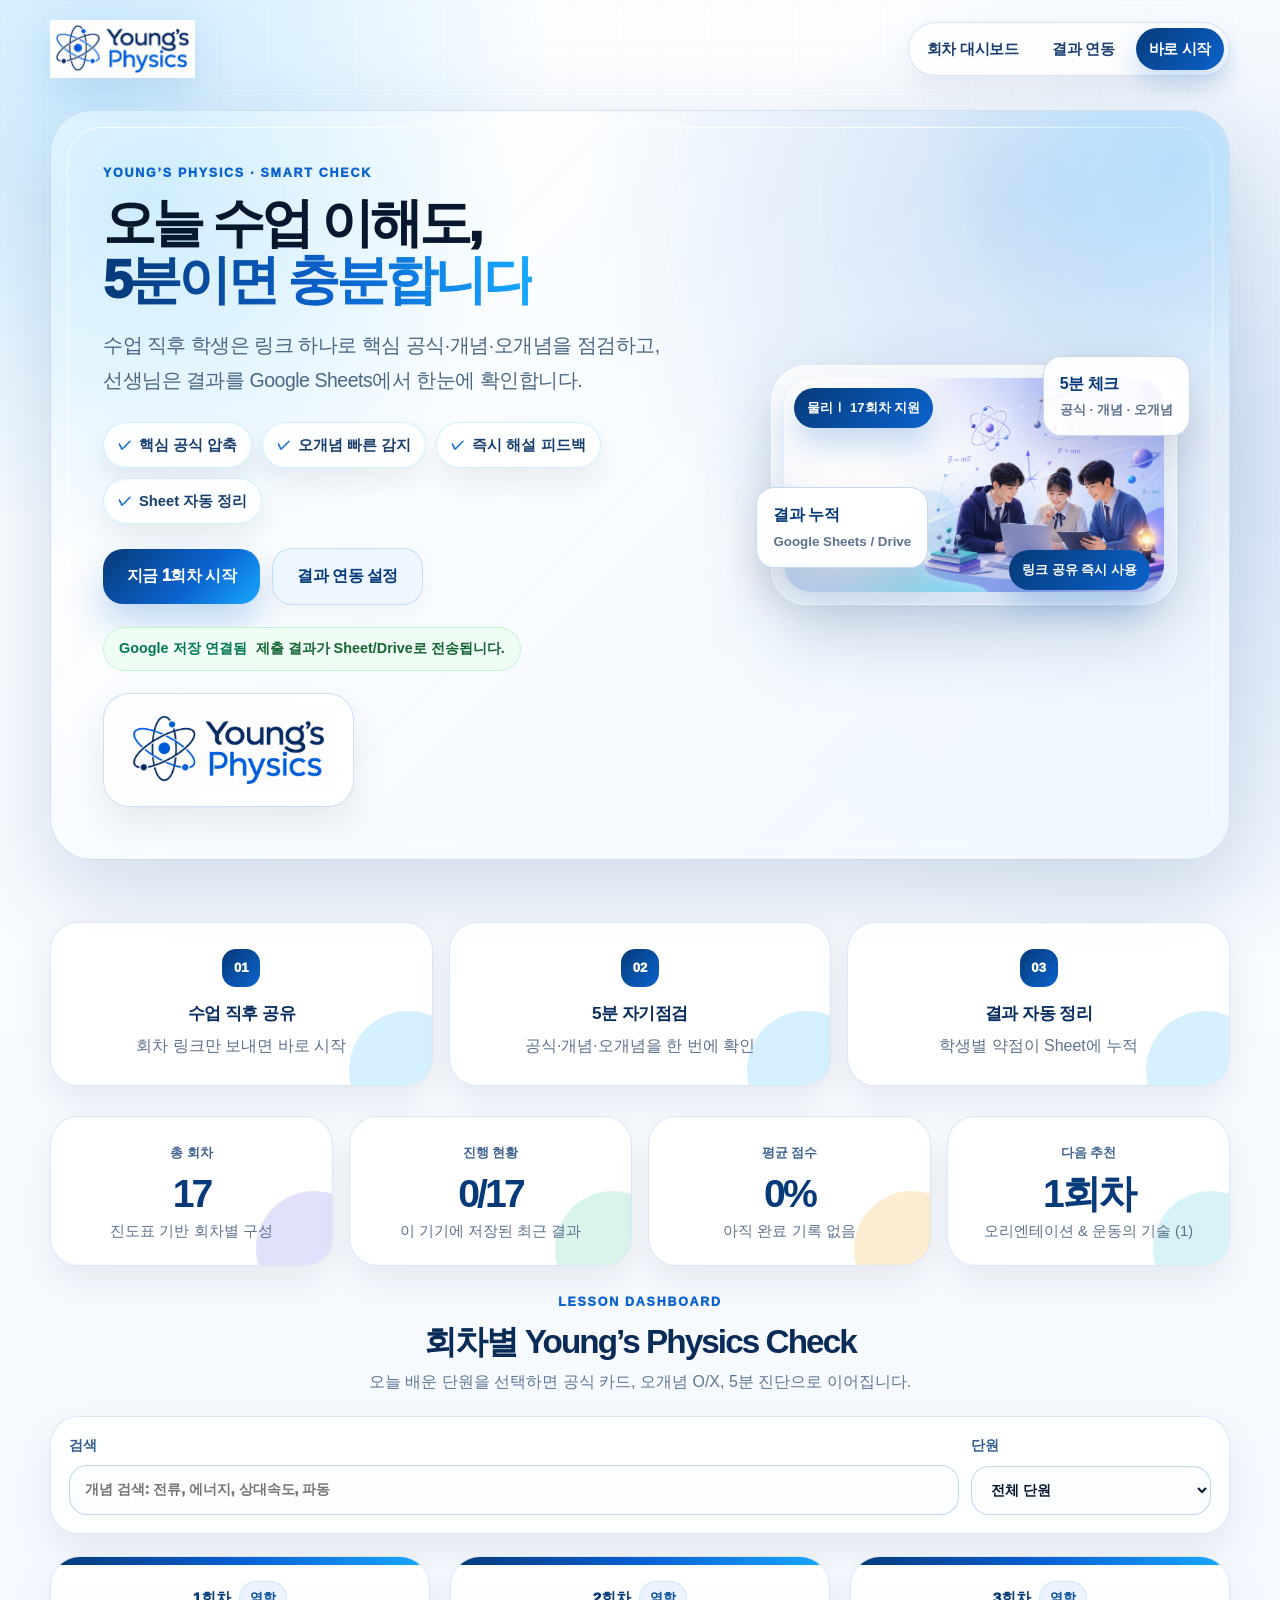
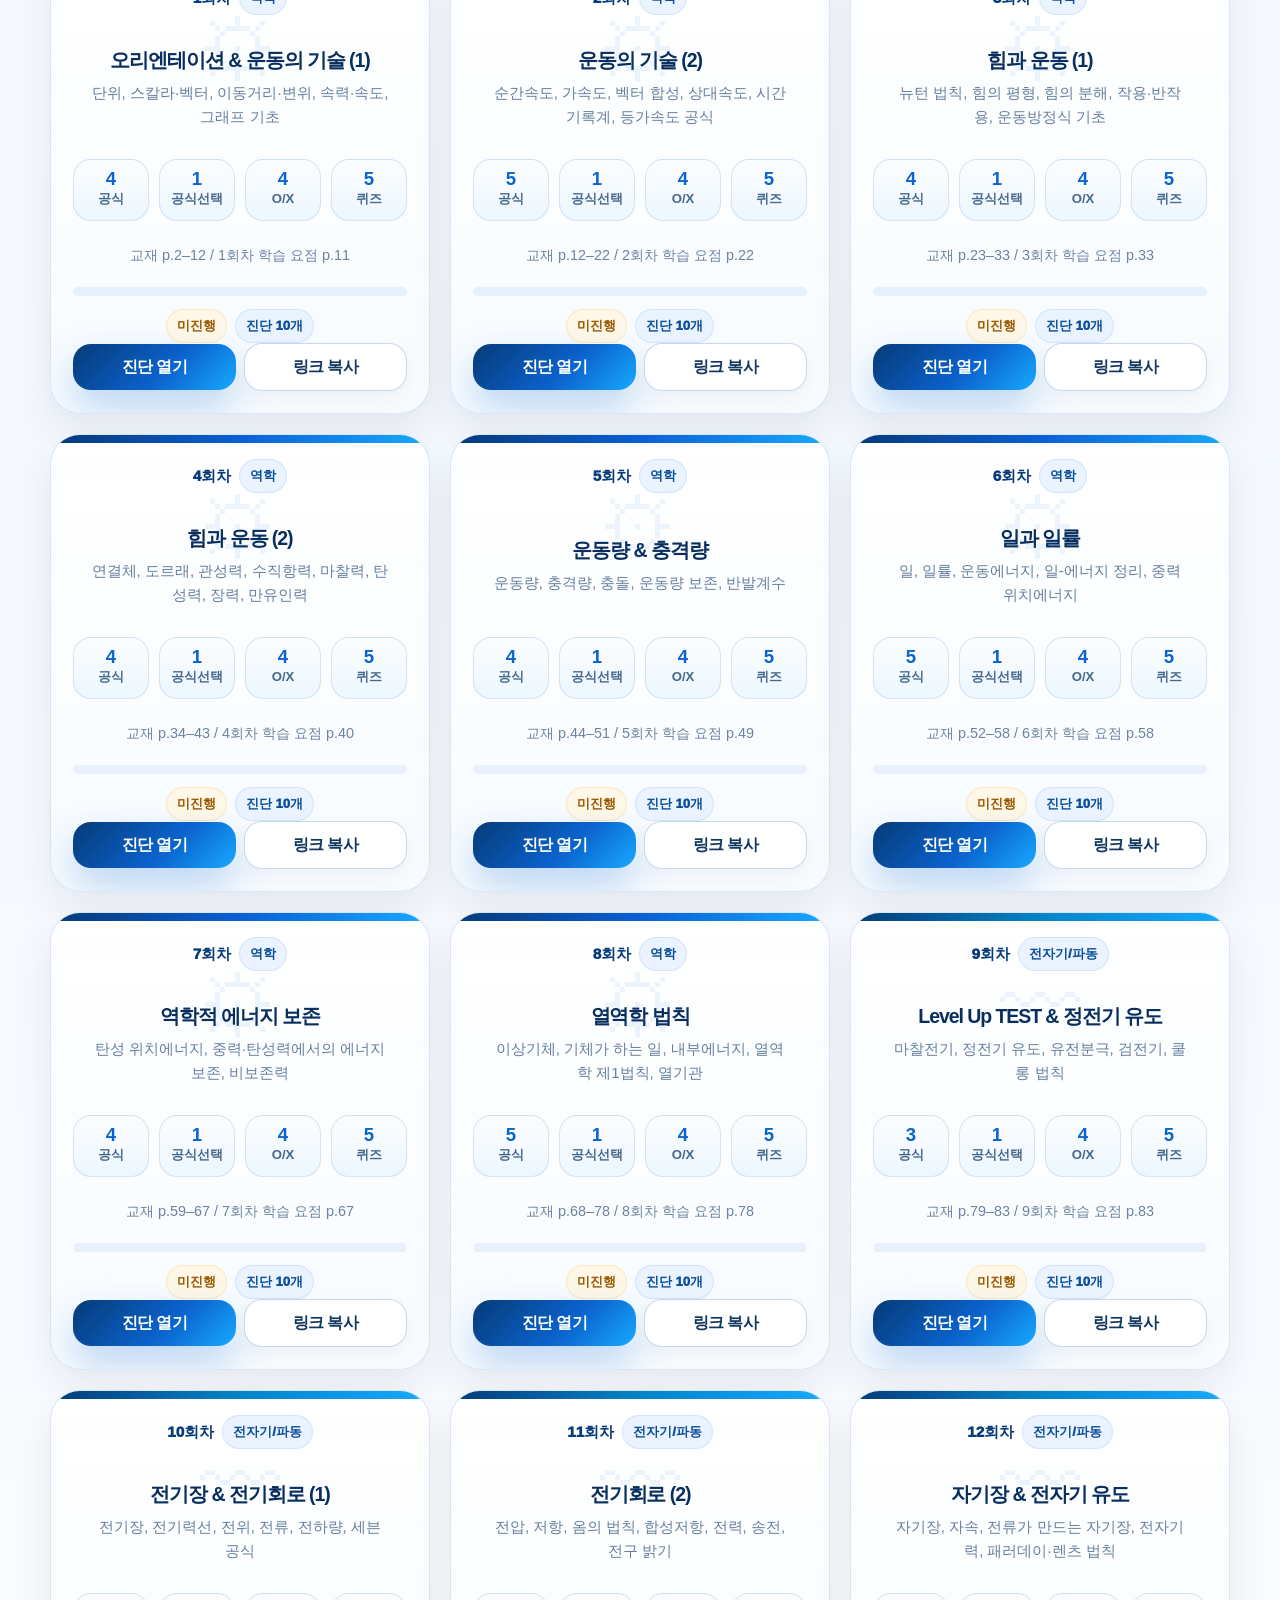
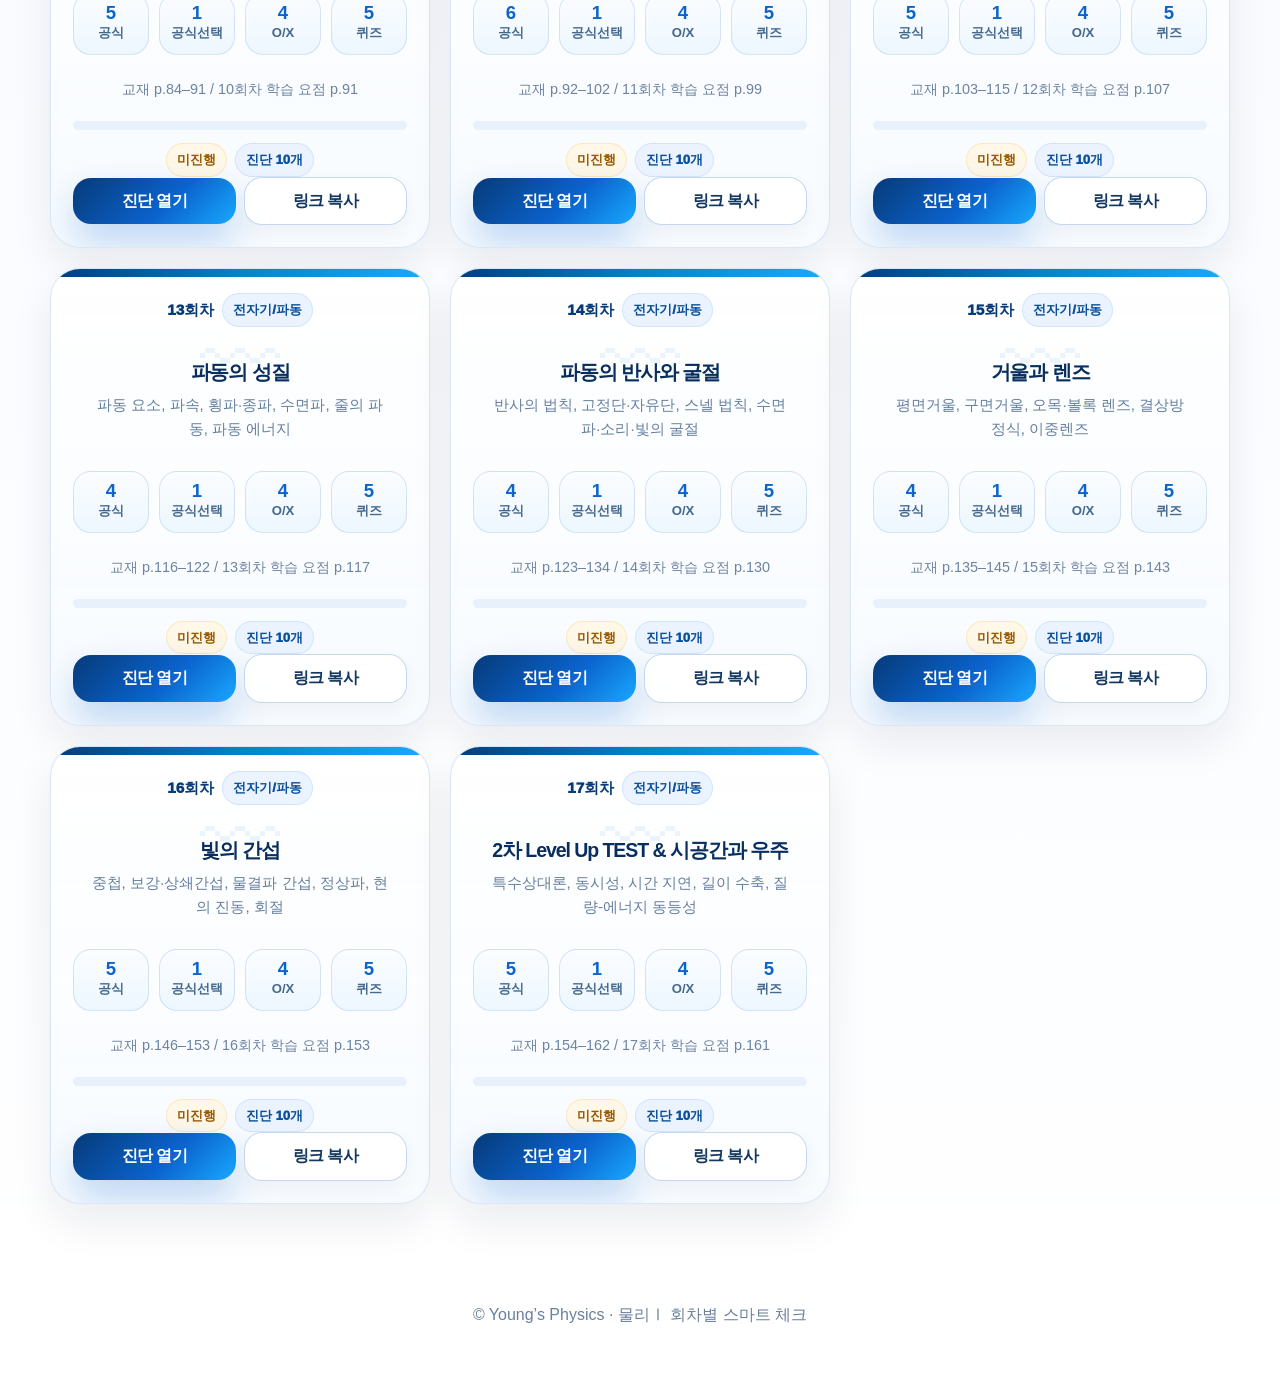
<file: index.html>
<!doctype html>
<html lang="ko">
<head>
  <meta charset="utf-8" />
  <meta name="viewport" content="width=device-width, initial-scale=1" />
  <meta name="theme-color" content="#063a78" />
  <title>Young's Physics · 물리Ⅰ 5분 체크</title>
  <link rel="stylesheet" href="styles.css" />
</head>
<body class="home-page elegant-page">
  <header class="top-shell">
    <nav class="topbar">
      <a class="brand brand-logo" href="index.html" aria-label="Young's Physics 홈">
        <img class="brand-logo-image" src="youngs-physics-logo.png" alt="Young's Physics 로고" />
      </a>
      <div class="navlinks">
        <a href="#lessonGrid">회차 대시보드</a>
        <a href="teacher.html">결과 연동</a>
        <a class="nav-cta" href="lesson.html?session=1">바로 시작</a>
      </div>
    </nav>

    <section class="hero-wrap container">
      <div class="hero-card hero-card-visual glass-card">
        <div class="hero-copy hero-copy-left">
          <p class="eyebrow">Young’s Physics · Smart Check</p>
          <h1 class="hero-headline">
            <span class="headline-line headline-main">오늘 수업 이해도,</span>
            <span class="headline-line headline-accent">5분이면 충분합니다</span>
          </h1>
          <p class="hero-lead">수업 직후 학생은 링크 하나로 핵심 공식·개념·오개념을 점검하고, 선생님은 결과를 Google Sheets에서 한눈에 확인합니다.</p>

          <div class="hero-feature-list" aria-label="핵심 기능">
            <span>핵심 공식 압축</span>
            <span>오개념 빠른 감지</span>
            <span>즉시 해설 피드백</span>
            <span>Sheet 자동 정리</span>
          </div>

          <div class="hero-actions">
            <a class="button primary large" href="lesson.html?session=1">지금 1회차 시작</a>
            <a class="button soft large" href="teacher.html">결과 연동 설정</a>
          </div>
          <div id="connectionStatus" class="connection-pill" aria-live="polite"></div>

          <div class="logo-badge" aria-label="Young's Physics 브랜드 로고">
            <img src="youngs-physics-logo.png" alt="Young's Physics 로고" />
          </div>
        </div>

        <div class="hero-media" aria-hidden="true">
          <div class="hero-image-shell">
            <img class="hero-image" src="hero-stem.png" alt="학생들이 함께 물리 개념을 학습하는 모습" />
            <div class="float-card float-card-top">
              <strong>5분 체크</strong>
              <small>공식 · 개념 · 오개념</small>
            </div>
            <div class="float-card float-card-bottom">
              <strong>결과 누적</strong>
              <small>Google Sheets / Drive</small>
            </div>
            <div class="hero-mini-pill hero-mini-pill-1">물리Ⅰ 17회차 지원</div>
            <div class="hero-mini-pill hero-mini-pill-2">링크 공유 즉시 사용</div>
          </div>
        </div>
      </div>
    </section>
  </header>

  <main class="container main-stack">
    <section class="quick-panel" aria-label="운영 흐름">
      <article><span>01</span><strong>수업 직후 공유</strong><p>회차 링크만 보내면 바로 시작</p></article>
      <article><span>02</span><strong>5분 자기점검</strong><p>공식·개념·오개념을 한 번에 확인</p></article>
      <article><span>03</span><strong>결과 자동 정리</strong><p>학생별 약점이 Sheet에 누적</p></article>
    </section>

    <section id="progressSummary" class="stats-grid" aria-label="학습 현황 요약"></section>

    <section class="section-title center-title">
      <p class="eyebrow blue">Lesson dashboard</p>
      <h2>회차별 Young’s Physics Check</h2>
      <p>오늘 배운 단원을 선택하면 공식 카드, 오개념 O/X, 5분 진단으로 이어집니다.</p>
    </section>

    <section class="toolbar clean-toolbar" aria-label="회차 검색과 필터">
      <label class="search-wrap" for="searchInput">
        <span>검색</span>
        <input id="searchInput" type="search" placeholder="개념 검색: 전류, 에너지, 상대속도, 파동" />
      </label>
      <label class="select-wrap" for="unitFilter">
        <span>단원</span>
        <select id="unitFilter" aria-label="단원 필터">
          <option value="all">전체 단원</option>
          <option value="역학">역학</option>
          <option value="전자기/파동">전자기/파동</option>
        </select>
      </label>
    </section>

    <section id="lessonGrid" class="lesson-grid" aria-live="polite"></section>
  </main>

  <footer class="footer">
    <p>© Young’s Physics · 물리Ⅰ 회차별 스마트 체크</p>
  </footer>

  <script src="config.js"></script>
  <script src="data.js"></script>
  <script src="app.js"></script>
  <script>renderIndex();</script>
</body>
</html>
</file>
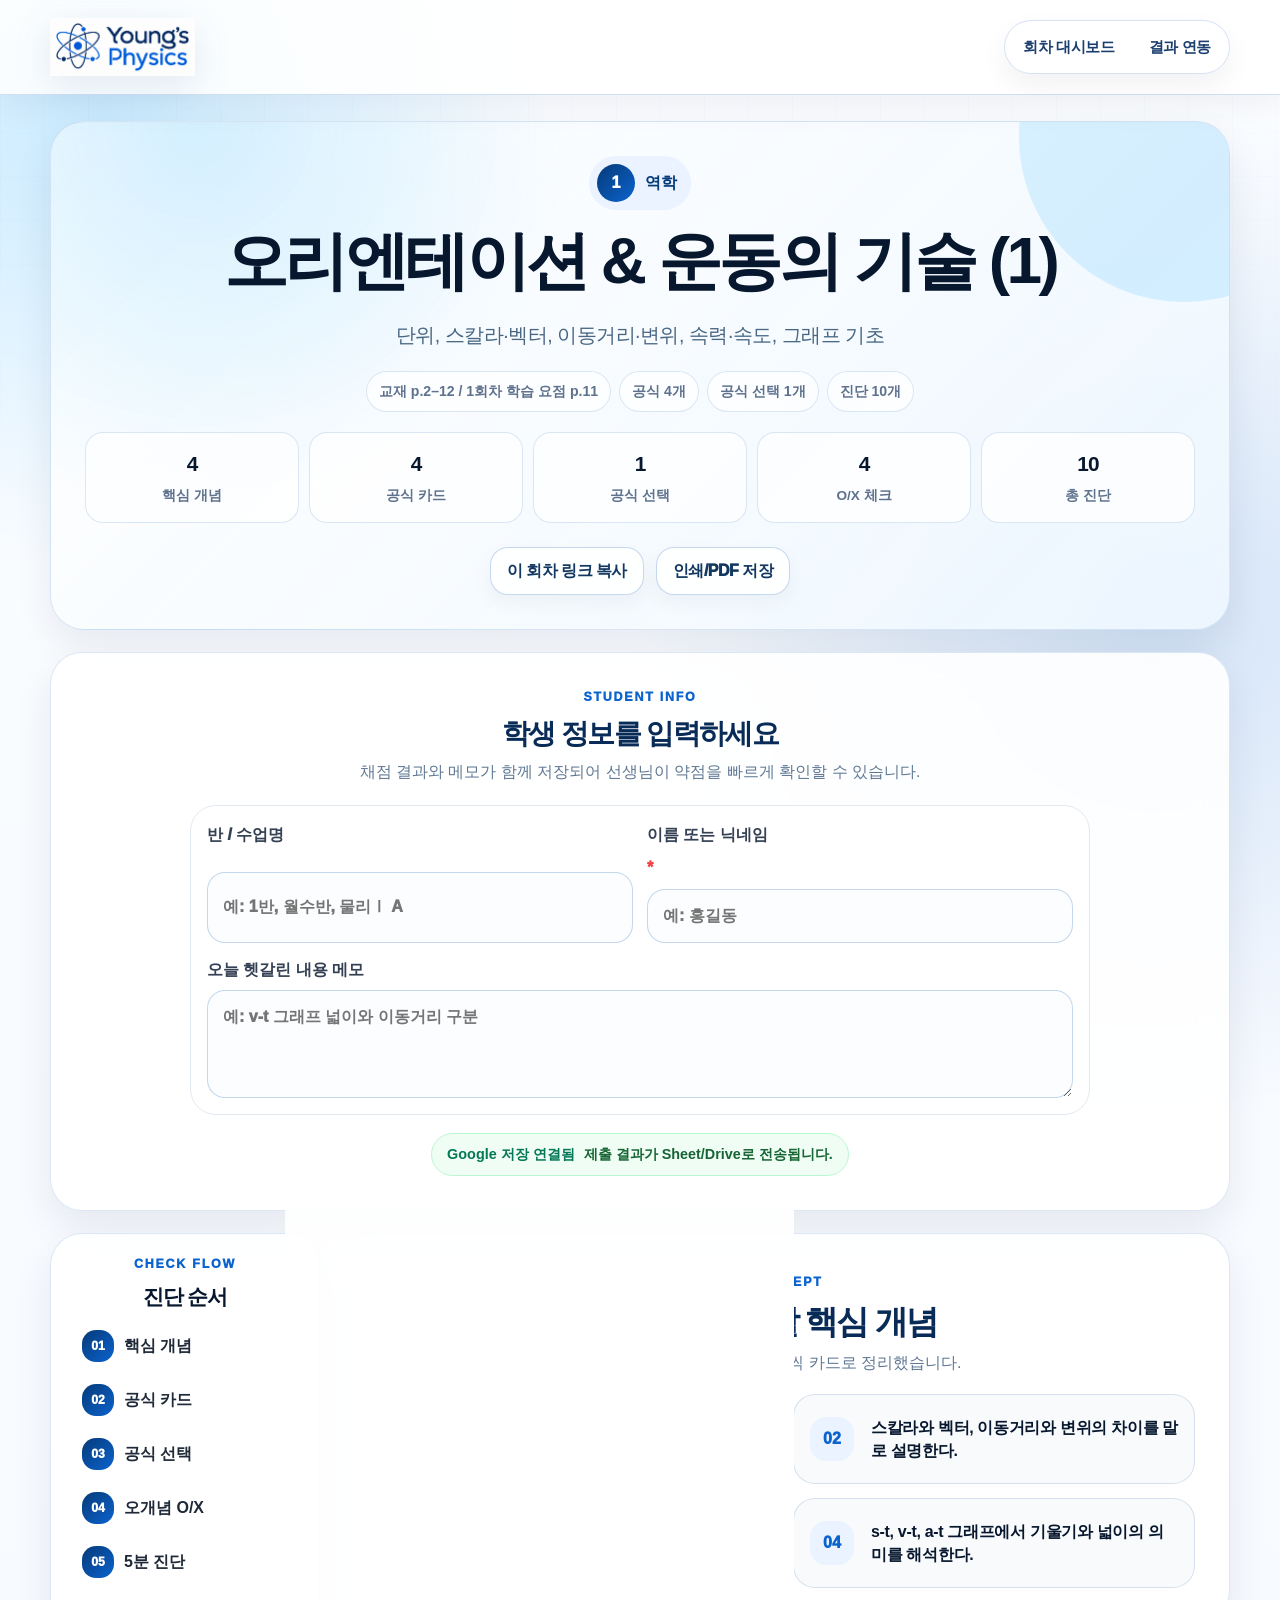
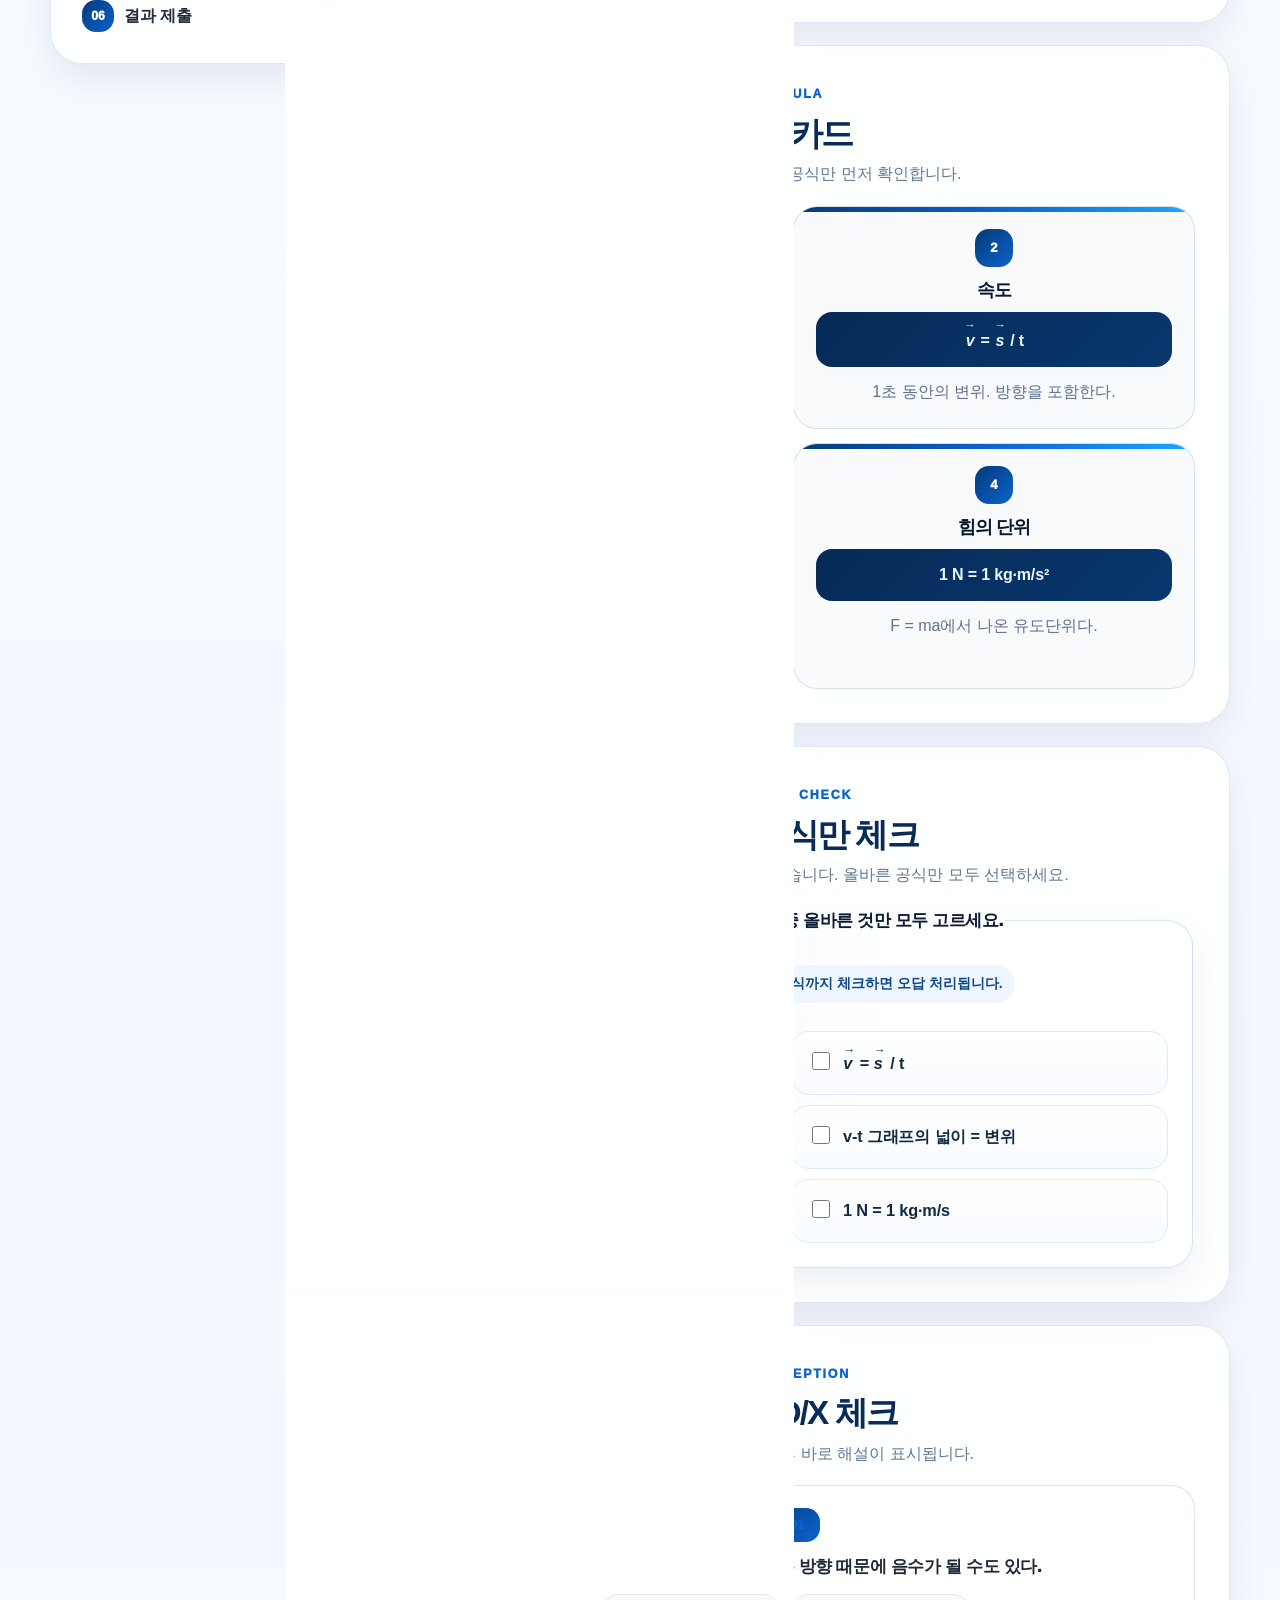
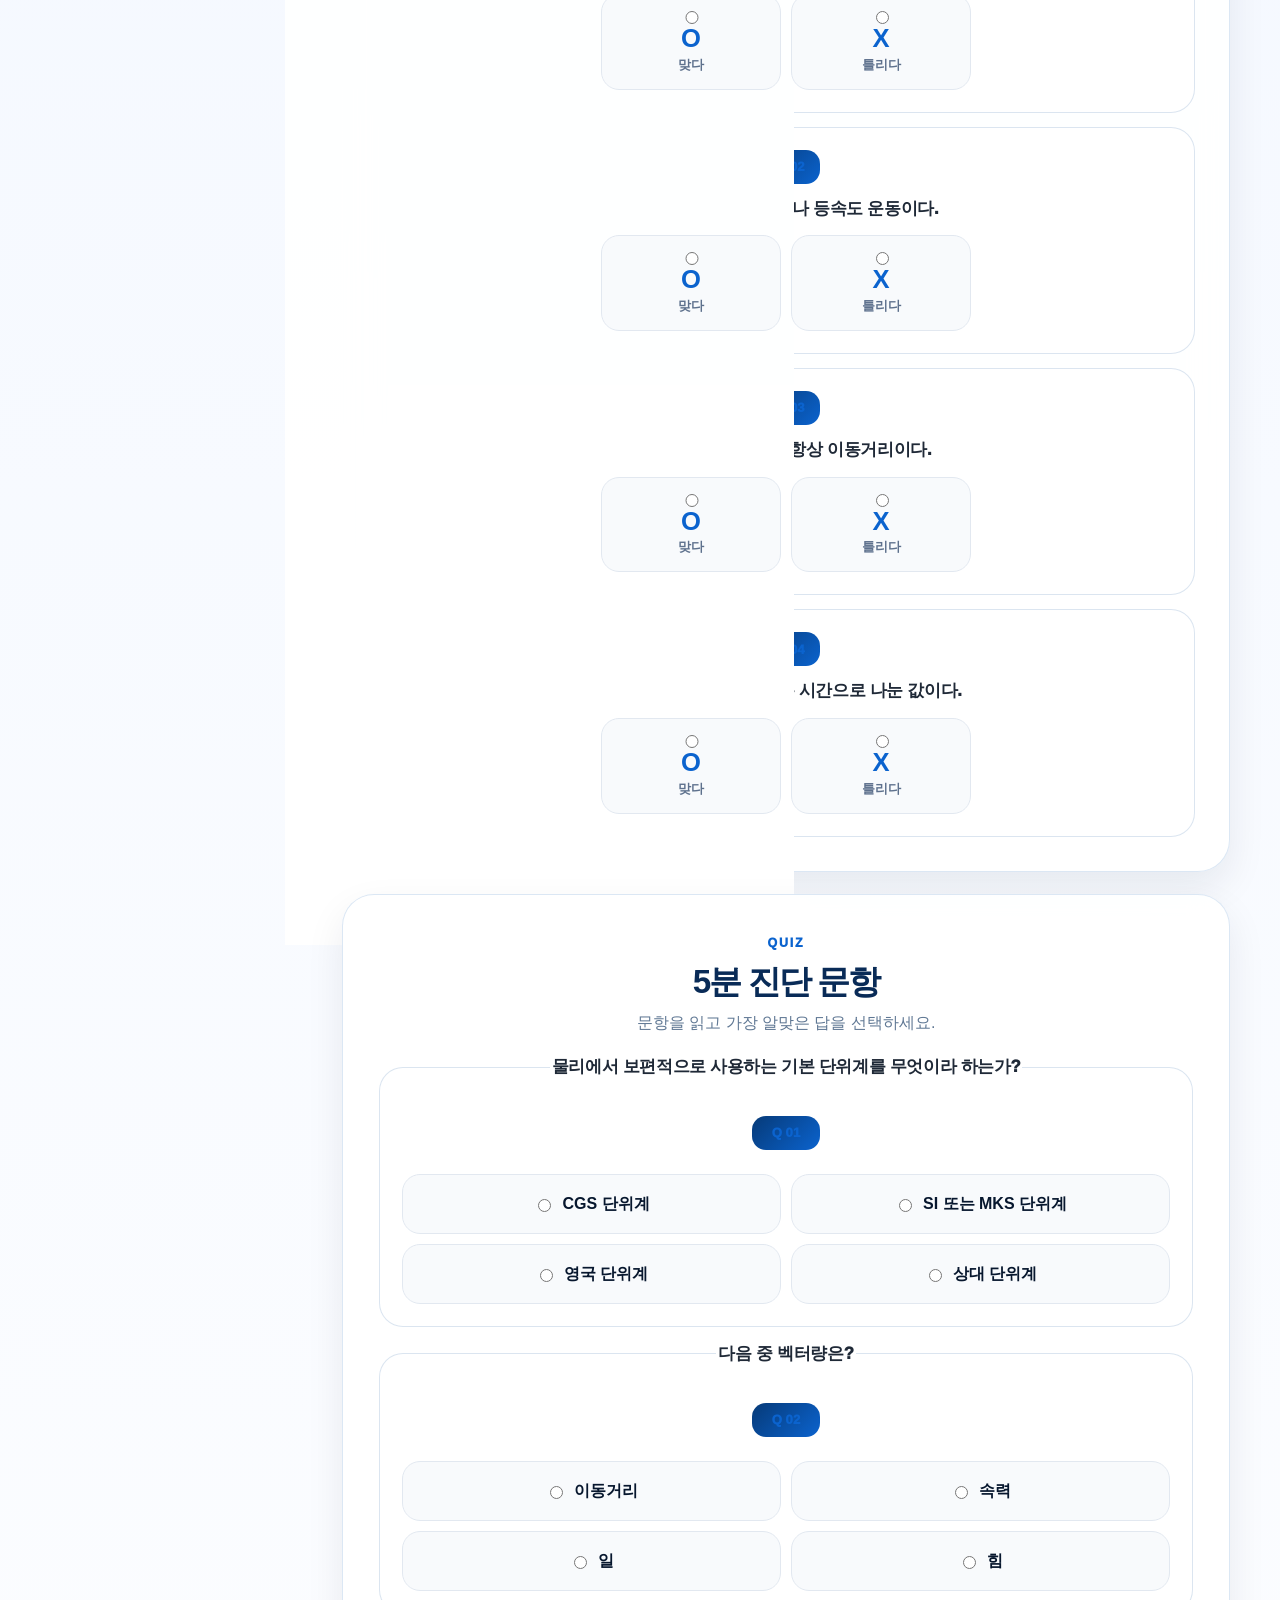
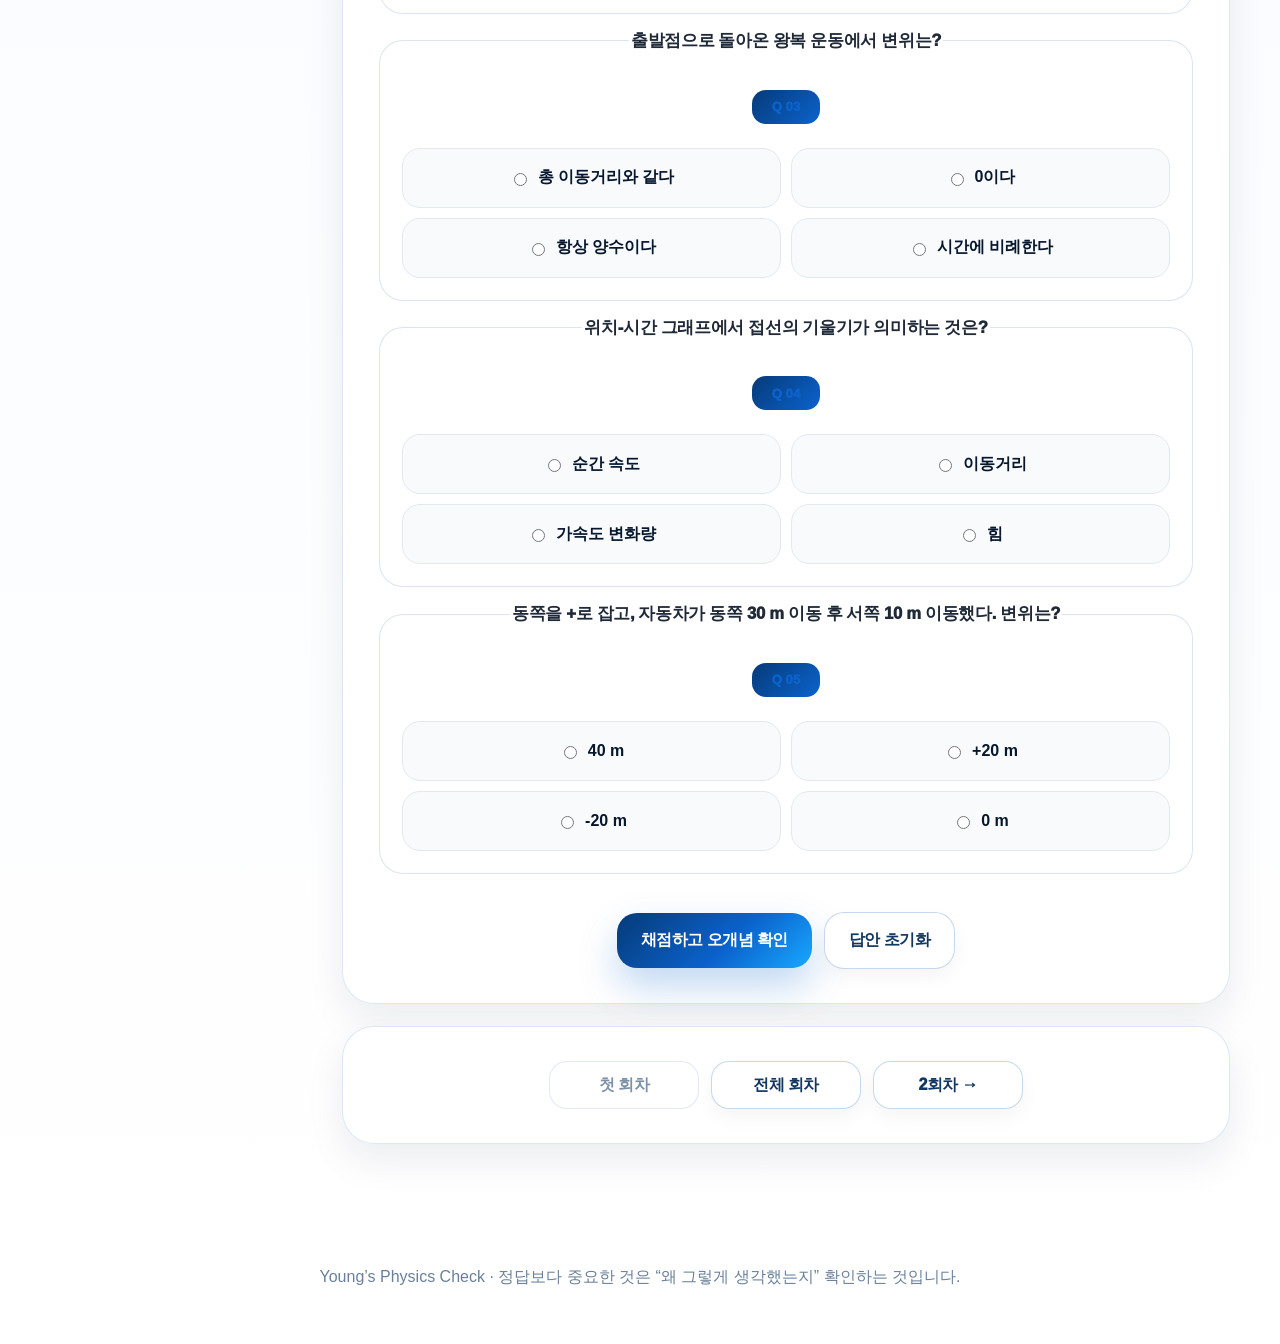
<file: lesson.html>
<!doctype html>
<html lang="ko">
<head>
  <meta charset="utf-8" />
  <meta name="viewport" content="width=device-width, initial-scale=1" />
  <meta name="theme-color" content="#063a78" />
  <title>회차별 진단 · Young's Physics</title>
  <link rel="stylesheet" href="styles.css" />
</head>
<body class="lesson-page elegant-page">
  <nav class="topbar sticky">
    <a class="brand brand-logo" href="index.html" aria-label="Young's Physics 홈">
      <img class="brand-logo-image" src="youngs-physics-logo.png" alt="Young's Physics 로고" />
    </a>
    <div class="navlinks dark-links">
      <a href="index.html">회차 대시보드</a>
      <a href="teacher.html">결과 연동</a>
    </div>
  </nav>

  <main class="container lesson-container">
    <section id="lessonHeader" class="lesson-hero panel center-panel"></section>

    <section class="student-box panel form-panel">
      <div class="section-title small-title center-title">
        <p class="eyebrow blue">Student info</p>
        <h2>학생 정보를 입력하세요</h2>
        <p>채점 결과와 메모가 함께 저장되어 선생님이 약점을 빠르게 확인할 수 있습니다.</p>
      </div>
      <div class="student-form-card">
        <label>반 / 수업명
          <input id="studentGroup" type="text" placeholder="예: 1반, 월수반, 물리Ⅰ A" autocomplete="organization" />
        </label>
        <label>이름 또는 닉네임 <em>*</em>
          <input id="studentName" type="text" placeholder="예: 홍길동" autocomplete="name" />
        </label>
        <label class="wide">오늘 헷갈린 내용 메모
          <textarea id="studentMemo" rows="3" placeholder="예: v-t 그래프 넓이와 이동거리 구분"></textarea>
        </label>
      </div>
      <div id="lessonConnectionStatus" class="connection-pill compact" aria-live="polite"></div>
    </section>

    <div class="lesson-layout">
      <aside class="lesson-sidebar panel">
        <p class="eyebrow blue">Check flow</p>
        <h2>진단 순서</h2>
        <a href="#goalsBox"><span>01</span> 핵심 개념</a>
        <a href="#formulaBox"><span>02</span> 공식 카드</a>
        <a href="#formulaCheckBox"><span>03</span> 공식 선택</a>
        <a href="#misconceptionBox"><span>04</span> 오개념 O/X</a>
        <a href="#quizBox"><span>05</span> 5분 진단</a>
        <a href="#resultBox"><span>06</span> 결과 제출</a>
      </aside>

      <div class="lesson-main">
        <section id="goalsBox" class="panel content-panel"></section>
        <section id="formulaBox" class="panel content-panel"></section>
        <section id="formulaCheckBox" class="panel content-panel"></section>
        <section id="misconceptionBox" class="panel content-panel"></section>
        <section id="quizBox" class="panel content-panel"></section>
        <section id="resultBox" class="panel result-panel hidden"></section>

        <section class="lesson-nav panel">
          <a id="prevLesson" class="button" href="#">이전 회차</a>
          <a class="button" href="index.html">전체 회차</a>
          <a id="nextLesson" class="button" href="#">다음 회차</a>
        </section>
      </div>
    </div>
  </main>

  <footer class="footer">
    <p>Young’s Physics Check · 정답보다 중요한 것은 “왜 그렇게 생각했는지” 확인하는 것입니다.</p>
  </footer>

  <script src="config.js"></script>
  <script src="data.js"></script>
  <script src="app.js"></script>
  <script>renderLessonPage();</script>
</body>
</html>
</file>
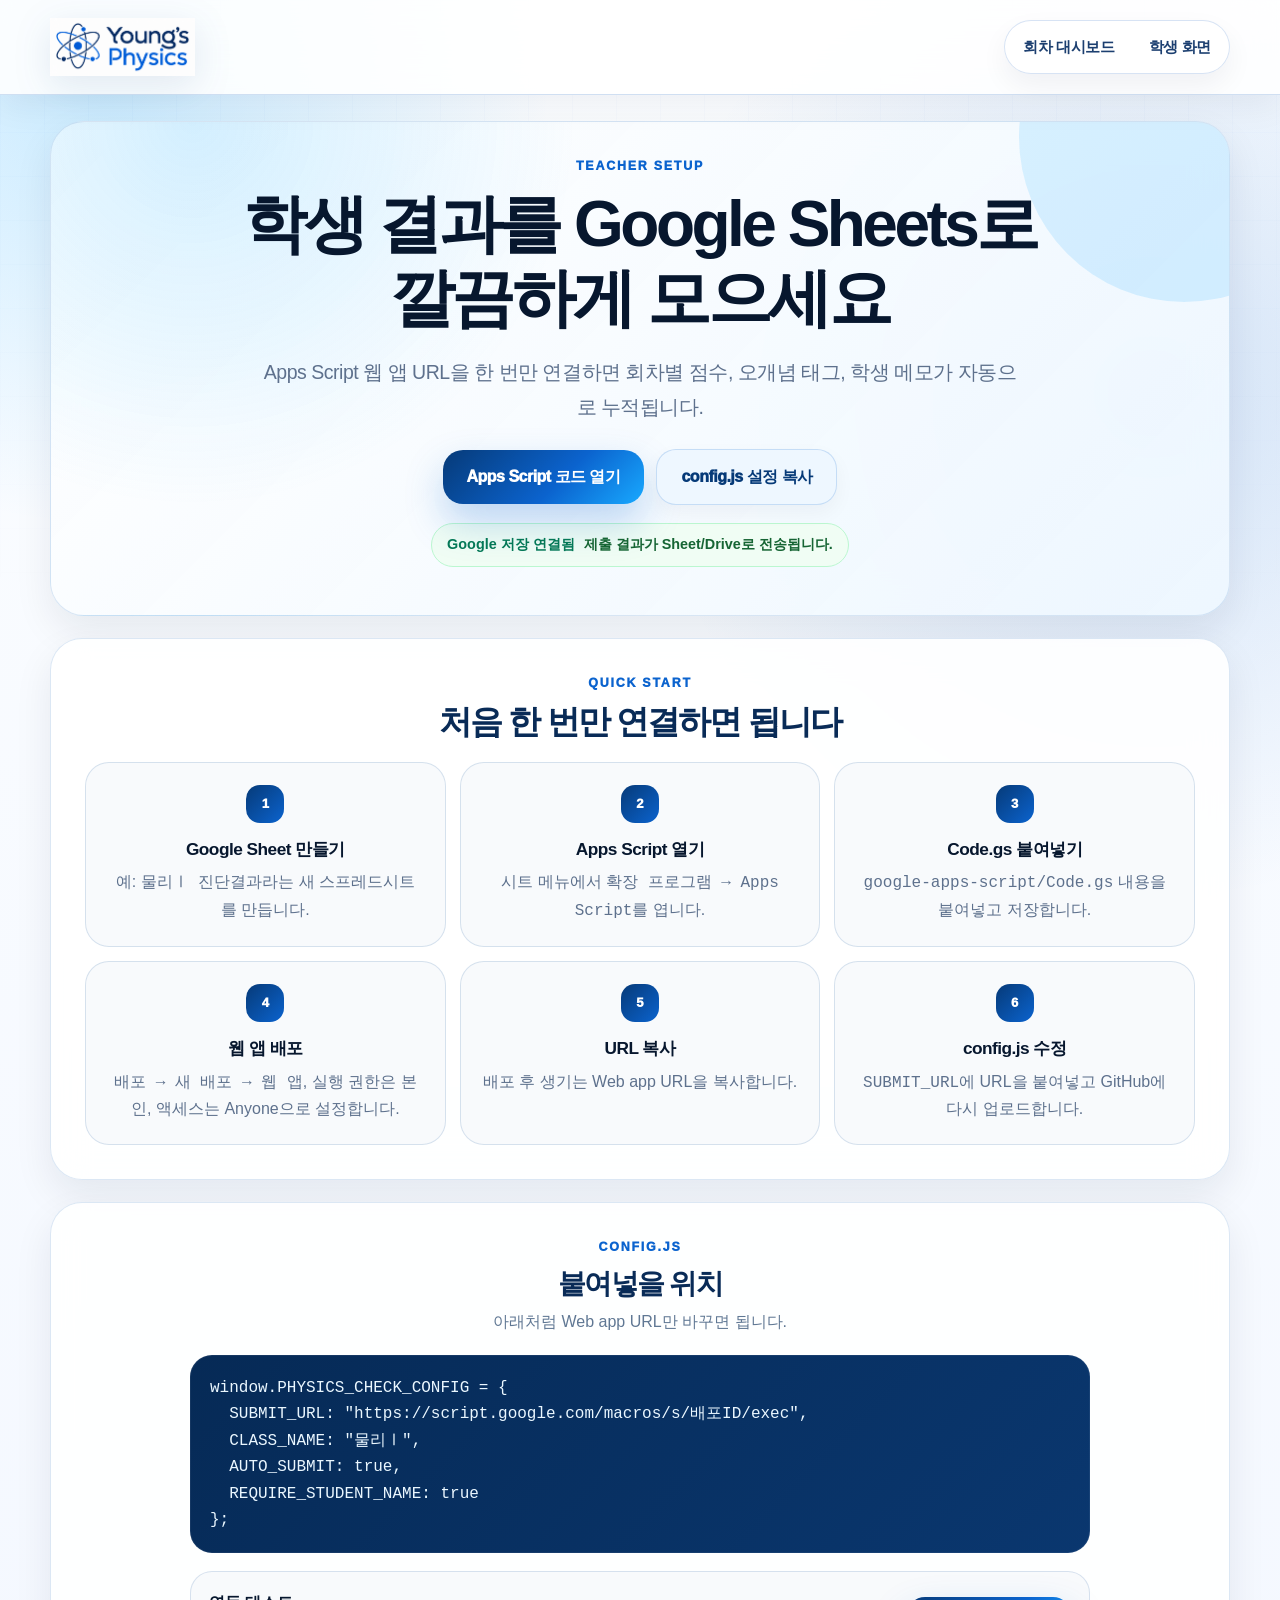
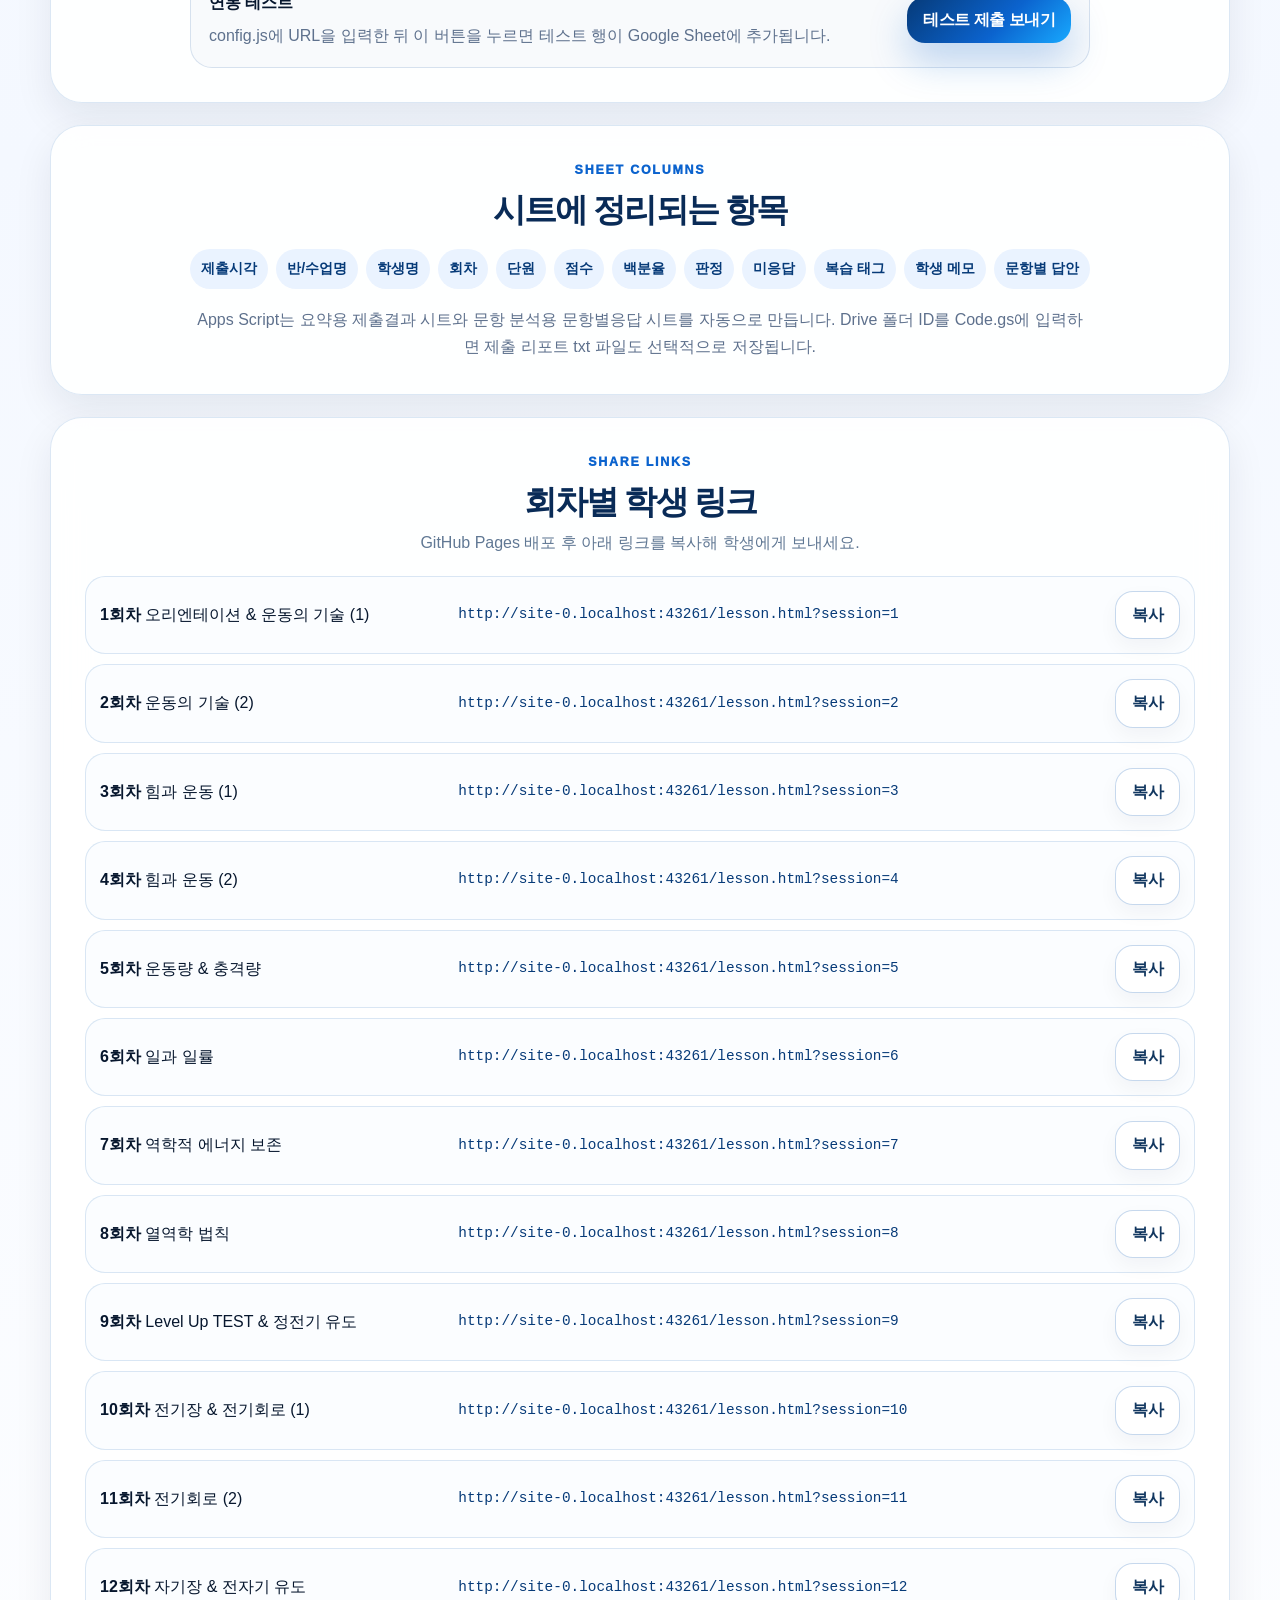
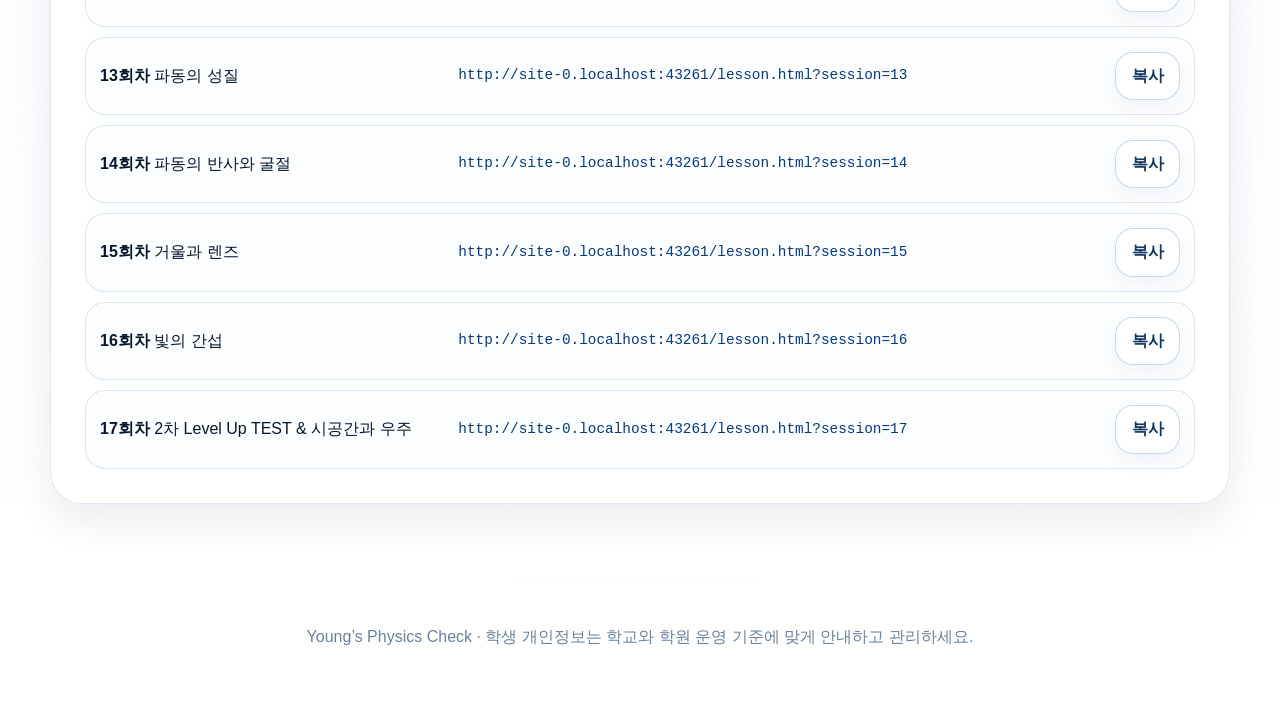
<file: teacher.html>
<!doctype html>
<html lang="ko">
<head>
  <meta charset="utf-8" />
  <meta name="viewport" content="width=device-width, initial-scale=1" />
  <meta name="theme-color" content="#063a78" />
  <title>교사용 설정 · Young's Physics</title>
  <link rel="stylesheet" href="styles.css" />
</head>
<body class="teacher-page elegant-page">
  <nav class="topbar sticky">
    <a class="brand brand-logo" href="index.html" aria-label="Young's Physics 홈">
      <img class="brand-logo-image" src="youngs-physics-logo.png" alt="Young's Physics 로고" />
    </a>
    <div class="navlinks dark-links">
      <a href="index.html">회차 대시보드</a>
      <a href="lesson.html?session=1">학생 화면</a>
    </div>
  </nav>

  <main class="container teacher-container">
    <section class="teacher-hero panel center-panel">
      <p class="eyebrow blue">Teacher setup</p>
      <h1>학생 결과를 Google Sheets로 깔끔하게 모으세요</h1>
      <p class="hero-lead dark">Apps Script 웹 앱 URL을 한 번만 연결하면 회차별 점수, 오개념 태그, 학생 메모가 자동으로 누적됩니다.</p>
      <div class="hero-actions">
        <a class="button primary large" href="google-apps-script/Code.gs">Apps Script 코드 열기</a>
        <button class="button soft large" id="copyConfigHint" type="button">config.js 설정 복사</button>
      </div>
      <div id="teacherConnectionStatus" class="connection-pill compact" aria-live="polite"></div>
      <div id="teacherSubmitStatus" class="submit-status idle"></div>
    </section>

    <section class="panel setup-section">
      <div class="section-title center-title">
        <p class="eyebrow blue">Quick start</p>
        <h2>처음 한 번만 연결하면 됩니다</h2>
      </div>
      <div class="setup-grid">
        <article><span>1</span><strong>Google Sheet 만들기</strong><p>예: <code>물리Ⅰ 진단결과</code>라는 새 스프레드시트를 만듭니다.</p></article>
        <article><span>2</span><strong>Apps Script 열기</strong><p>시트 메뉴에서 <code>확장 프로그램 → Apps Script</code>를 엽니다.</p></article>
        <article><span>3</span><strong>Code.gs 붙여넣기</strong><p><code>google-apps-script/Code.gs</code> 내용을 붙여넣고 저장합니다.</p></article>
        <article><span>4</span><strong>웹 앱 배포</strong><p><code>배포 → 새 배포 → 웹 앱</code>, 실행 권한은 본인, 액세스는 Anyone으로 설정합니다.</p></article>
        <article><span>5</span><strong>URL 복사</strong><p>배포 후 생기는 Web app URL을 복사합니다.</p></article>
        <article><span>6</span><strong>config.js 수정</strong><p><code>SUBMIT_URL</code>에 URL을 붙여넣고 GitHub에 다시 업로드합니다.</p></article>
      </div>
    </section>

    <section class="panel config-panel">
      <div class="section-title small-title center-title">
        <p class="eyebrow blue">config.js</p>
        <h2>붙여넣을 위치</h2>
        <p>아래처럼 Web app URL만 바꾸면 됩니다.</p>
      </div>
      <pre><code>window.PHYSICS_CHECK_CONFIG = {
  SUBMIT_URL: "https://script.google.com/macros/s/배포ID/exec",
  CLASS_NAME: "물리Ⅰ",
  AUTO_SUBMIT: true,
  REQUIRE_STUDENT_NAME: true
};</code></pre>
      <div class="teacher-test">
        <div>
          <strong>연동 테스트</strong>
          <p>config.js에 URL을 입력한 뒤 이 버튼을 누르면 테스트 행이 Google Sheet에 추가됩니다.</p>
        </div>
        <button class="button primary" id="sendTestSubmission" type="button">테스트 제출 보내기</button>
      </div>
    </section>

    <section class="panel setup-section">
      <div class="section-title center-title">
        <p class="eyebrow blue">Sheet columns</p>
        <h2>시트에 정리되는 항목</h2>
      </div>
      <div class="columns-grid">
        <span>제출시각</span><span>반/수업명</span><span>학생명</span><span>회차</span><span>단원</span><span>점수</span><span>백분율</span><span>판정</span><span>미응답</span><span>복습 태그</span><span>학생 메모</span><span>문항별 답안</span>
      </div>
      <p class="note">Apps Script는 요약용 <code>제출결과</code> 시트와 문항 분석용 <code>문항별응답</code> 시트를 자동으로 만듭니다. Drive 폴더 ID를 Code.gs에 입력하면 제출 리포트 txt 파일도 선택적으로 저장됩니다.</p>
    </section>

    <section class="panel">
      <div class="section-title center-title">
        <p class="eyebrow blue">Share links</p>
        <h2>회차별 학생 링크</h2>
        <p>GitHub Pages 배포 후 아래 링크를 복사해 학생에게 보내세요.</p>
      </div>
      <div id="teacherLinks" class="teacher-links"></div>
    </section>
  </main>

  <footer class="footer">
    <p>Young’s Physics Check · 학생 개인정보는 학교와 학원 운영 기준에 맞게 안내하고 관리하세요.</p>
  </footer>

  <script src="config.js"></script>
  <script src="data.js"></script>
  <script src="app.js"></script>
  <script>renderTeacherPage();</script>
</body>
</html>
</file>
<file: styles.css>
:root {
  --bg: #f6f8ff;
  --bg-soft: #eef4ff;
  --panel: rgba(255,255,255,.86);
  --white: #ffffff;
  --text: #101828;
  --muted: #667085;
  --muted-2: #98a2b3;
  --primary: #4f46e5;
  --primary-dark: #3730a3;
  --primary-soft: #eef2ff;
  --cyan: #06b6d4;
  --green: #10b981;
  --amber: #f59e0b;
  --red: #ef4444;
  --line: rgba(148,163,184,.30);
  --line-strong: rgba(79,70,229,.24);
  --shadow: 0 24px 70px rgba(16,24,40,.10);
  --shadow-soft: 0 14px 34px rgba(16,24,40,.075);
  --radius-xl: 32px;
  --radius-lg: 24px;
  --radius-md: 18px;
  font-family: -apple-system, BlinkMacSystemFont, "Segoe UI", "Noto Sans KR", "Apple SD Gothic Neo", Arial, sans-serif;
}

* { box-sizing: border-box; }
html { scroll-behavior: smooth; }
body {
  margin: 0;
  min-height: 100vh;
  color: var(--text);
  line-height: 1.65;
  background:
    radial-gradient(circle at 10% 0%, rgba(79,70,229,.14), transparent 28rem),
    radial-gradient(circle at 92% 8%, rgba(6,182,212,.14), transparent 26rem),
    linear-gradient(180deg, #f8fbff 0%, #f6f8ff 42%, #ffffff 100%);
  overflow-x: hidden;
}
body::before {
  content: "";
  position: fixed;
  inset: 0;
  z-index: -1;
  opacity: .38;
  background-image:
    linear-gradient(rgba(79,70,229,.07) 1px, transparent 1px),
    linear-gradient(90deg, rgba(79,70,229,.07) 1px, transparent 1px);
  background-size: 44px 44px;
  mask-image: linear-gradient(to bottom, black, transparent 78%);
}

a { color: inherit; }
button, input, select, textarea { font: inherit; }
input, select, textarea { color: var(--text); }

.container {
  width: min(1180px, calc(100% - 32px));
  margin-inline: auto;
}
.main-stack { padding: 24px 0 70px; }

.top-shell { padding-bottom: 8px; }
.topbar {
  width: min(1180px, calc(100% - 32px));
  margin: 0 auto;
  padding: 18px 0;
  display: flex;
  justify-content: space-between;
  align-items: center;
  gap: 16px;
  position: relative;
  z-index: 10;
}
.topbar.sticky {
  position: sticky;
  top: 0;
  width: 100%;
  max-width: none;
  padding: 14px max(16px, calc((100vw - 1180px)/2));
  background: rgba(255,255,255,.82);
  border-bottom: 1px solid rgba(226,232,240,.88);
  backdrop-filter: blur(18px);
  box-shadow: 0 8px 28px rgba(16,24,40,.045);
}
.brand {
  display: inline-flex;
  align-items: center;
  gap: 10px;
  text-decoration: none;
  font-weight: 950;
  letter-spacing: -.045em;
  font-size: 1.16rem;
}
.brand-mark {
  width: 42px;
  height: 42px;
  display: grid;
  place-items: center;
  border-radius: 16px;
  color: white;
  background: linear-gradient(135deg, var(--primary), var(--cyan));
  box-shadow: 0 14px 34px rgba(79,70,229,.26);
  font-weight: 950;
}
.brand-text { color: #0f172a; }
.navlinks { display: flex; gap: 8px; flex-wrap: wrap; align-items: center; }
.navlinks a {
  padding: 9px 13px;
  border-radius: 999px;
  text-decoration: none;
  color: #344054;
  font-size: .94rem;
  font-weight: 850;
  transition: background .16s ease, transform .16s ease, color .16s ease;
}
.navlinks a:hover { background: #eef2ff; color: var(--primary-dark); transform: translateY(-1px); }
.navlinks .nav-cta, .nav-cta {
  color: white !important;
  background: #111827 !important;
  box-shadow: 0 12px 24px rgba(15,23,42,.12);
}
.dark-links a { color: #344054; }

.hero-wrap { padding: 8px 0 18px; }
.hero-card {
  position: relative;
  overflow: hidden;
  min-height: 500px;
  display: grid;
  grid-template-columns: minmax(0, 1fr) minmax(300px, .58fr);
  gap: clamp(24px, 5vw, 54px);
  align-items: center;
  padding: clamp(34px, 6vw, 74px);
  border-radius: 42px;
  border: 1px solid rgba(226,232,240,.88);
  background:
    radial-gradient(circle at 12% 6%, rgba(79,70,229,.12), transparent 30rem),
    radial-gradient(circle at 88% 10%, rgba(6,182,212,.12), transparent 28rem),
    rgba(255,255,255,.88);
  box-shadow: var(--shadow);
  backdrop-filter: blur(20px);
}
.hero-card::before {
  content: "";
  position: absolute;
  inset: 16px;
  border-radius: 34px;
  border: 1px solid rgba(255,255,255,.82);
  pointer-events: none;
}
.hero-copy { position: relative; z-index: 1; text-align: center; }
.eyebrow {
  margin: 0 0 10px;
  color: var(--primary);
  text-transform: uppercase;
  letter-spacing: .12em;
  font-weight: 950;
  font-size: .8rem;
}
.eyebrow.blue { color: var(--primary); }
h1, h2, h3 { margin: 0; letter-spacing: -.055em; line-height: 1.16; }
h1 { font-size: clamp(2.35rem, 6vw, 5rem); }
h2 { font-size: clamp(1.45rem, 2.6vw, 2.25rem); }
h3 { font-size: 1.15rem; }
p { margin-top: 0; }
.hero-copy h1 span {
  background: linear-gradient(90deg, #1d4ed8, #0891b2 52%, #6d28d9);
  -webkit-background-clip: text;
  background-clip: text;
  color: transparent;
}
.hero-lead {
  max-width: 760px;
  margin: 20px auto 0;
  color: var(--muted);
  font-size: clamp(1.03rem, 1.7vw, 1.22rem);
  line-height: 1.82;
}
.hero-lead.dark { color: var(--muted); }
.hero-actions, .header-actions, .submit-row {
  display: flex;
  gap: 12px;
  flex-wrap: wrap;
  justify-content: center;
  align-items: center;
  margin-top: 24px;
}
.button {
  display: inline-flex;
  align-items: center;
  justify-content: center;
  gap: 8px;
  min-height: 44px;
  padding: 10px 16px;
  border-radius: 999px;
  border: 1px solid var(--line);
  background: rgba(255,255,255,.9);
  color: #1f2937;
  text-decoration: none;
  cursor: pointer;
  font-weight: 950;
  white-space: nowrap;
  transition: transform .16s ease, box-shadow .16s ease, border-color .16s ease, background .16s ease;
}
.button:hover { transform: translateY(-2px); border-color: var(--line-strong); box-shadow: 0 14px 30px rgba(16,24,40,.11); }
.button.primary { color: white; border-color: transparent; background: linear-gradient(135deg, var(--primary), var(--cyan)); box-shadow: 0 16px 34px rgba(79,70,229,.25); }
.button.soft, .button.ghost { background: #f8fafc; color: #334155; border-color: #dbe3ef; }
.button.large { min-height: 52px; padding: 13px 22px; }
.button.disabled, button:disabled, .button:disabled { opacity: .55; cursor: not-allowed; transform: none !important; box-shadow: none !important; }

.connection-pill {
  display: inline-flex;
  justify-content: center;
  align-items: center;
  gap: 9px;
  flex-wrap: wrap;
  min-height: 42px;
  margin-top: 22px;
  padding: 9px 15px;
  border-radius: 999px;
  border: 1px solid #dbe3ef;
  background: #f8fafc;
  color: #475467;
  font-size: .9rem;
  font-weight: 850;
}
.connection-pill.compact { display: flex; width: fit-content; margin: 18px auto 0; }
.connection-pill strong { color: #111827; }
.connection-pill.connected { border-color: #bbf7d0; background: #f0fdf4; color: #166534; }
.connection-pill.connected strong { color: #047857; }
.connection-pill.not-connected { border-color: #fed7aa; background: #fff7ed; color: #9a3412; }
.connection-pill.not-connected strong { color: #c2410c; }

.hero-preview { position: relative; z-index: 1; min-height: 320px; display: grid; place-items: center; }
.preview-card {
  width: min(100%, 330px);
  min-height: 250px;
  padding: 26px;
  display: grid;
  justify-items: center;
  align-content: center;
  text-align: center;
  border-radius: 34px;
  border: 1px solid rgba(79,70,229,.18);
  background: linear-gradient(180deg, #ffffff, #f8fbff);
  box-shadow: 0 28px 70px rgba(79,70,229,.16);
}
.preview-label {
  display: inline-flex;
  margin-bottom: 8px;
  padding: 6px 10px;
  border-radius: 999px;
  background: #eef2ff;
  color: var(--primary-dark);
  font-weight: 950;
  font-size: .82rem;
}
.preview-card strong { display: block; font-size: 1.35rem; letter-spacing: -.04em; }
.mini-score {
  width: 116px;
  height: 116px;
  margin-top: 18px;
  display: flex;
  align-items: baseline;
  justify-content: center;
  border-radius: 50%;
  background: conic-gradient(var(--primary) 74%, #e5e7eb 0);
  color: white;
  box-shadow: inset 0 0 0 10px #fff, 0 20px 36px rgba(79,70,229,.18);
}
.mini-score span { margin-top: 22px; font-size: 3.1rem; font-weight: 950; letter-spacing: -.08em; }
.mini-score small { font-weight: 900; }
.preview-row {
  position: absolute;
  inset: auto 0 12px 0;
  display: flex;
  justify-content: center;
  gap: 8px;
  flex-wrap: wrap;
}
.preview-chip {
  padding: 9px 12px;
  border-radius: 999px;
  border: 1px solid rgba(79,70,229,.18);
  background: rgba(255,255,255,.78);
  box-shadow: 0 12px 26px rgba(16,24,40,.075);
  font-weight: 950;
  color: #334155;
}

.panel {
  margin-bottom: 22px;
  padding: clamp(20px, 3vw, 34px);
  border: 1px solid var(--line);
  border-radius: var(--radius-xl);
  background: var(--panel);
  box-shadow: var(--shadow-soft);
  backdrop-filter: blur(18px);
}
.center-panel, .center-title { text-align: center; }
.section-title { max-width: 780px; margin: 0 auto 20px; }
.section-title p:not(.eyebrow) { color: var(--muted); margin: 8px auto 0; }
.small-title h2 { font-size: clamp(1.3rem, 2.2vw, 1.85rem); }
.hidden { display: none !important; }

.quick-panel {
  display: grid;
  grid-template-columns: repeat(3, minmax(0, 1fr));
  gap: 14px;
  margin: 4px 0 22px;
}
.quick-panel article {
  text-align: center;
  padding: 24px 18px;
  border: 1px solid var(--line);
  border-radius: 26px;
  background: rgba(255,255,255,.86);
  box-shadow: var(--shadow-soft);
}
.quick-panel span, .setup-grid article span, .card-number, .item-number, .lesson-sidebar a span {
  display: inline-grid;
  place-items: center;
  min-width: 38px;
  height: 38px;
  margin-bottom: 12px;
  border-radius: 14px;
  color: white;
  background: linear-gradient(135deg, var(--primary), var(--cyan));
  font-weight: 950;
  font-size: .82rem;
}
.quick-panel strong, .setup-grid strong { display: block; font-size: 1.08rem; letter-spacing: -.03em; }
.quick-panel p, .setup-grid p { margin: 6px 0 0; color: var(--muted); }

.stats-grid {
  display: grid;
  grid-template-columns: repeat(4, minmax(0, 1fr));
  gap: 14px;
  margin-bottom: 26px;
}
.stat-card {
  position: relative;
  overflow: hidden;
  min-height: 126px;
  padding: 22px;
  text-align: center;
  border: 1px solid var(--line);
  border-radius: 24px;
  background: rgba(255,255,255,.88);
  box-shadow: var(--shadow-soft);
}
.stat-card::after {
  content: "";
  position: absolute;
  right: -40px;
  bottom: -42px;
  width: 116px;
  height: 116px;
  border-radius: 50%;
  background: var(--stat, rgba(79,70,229,.16));
}
.stat-card small { color: var(--muted); font-weight: 900; }
.stat-card strong { display: block; margin: 8px 0 6px; font-size: clamp(1.75rem, 4vw, 2.45rem); line-height: 1; letter-spacing: -.075em; }
.stat-card p { position: relative; z-index: 1; margin: 0; color: var(--muted); font-size: .92rem; }

.toolbar {
  display: grid;
  grid-template-columns: minmax(0, 1fr) 240px;
  gap: 12px;
  margin-bottom: 22px;
  padding: 16px;
  border: 1px solid var(--line);
  border-radius: 26px;
  background: rgba(255,255,255,.84);
  box-shadow: var(--shadow-soft);
}
.toolbar label { display: grid; gap: 7px; color: var(--muted); font-size: .86rem; font-weight: 950; }
.toolbar input, .toolbar select, .student-form-card input, .student-form-card textarea {
  width: 100%;
  min-height: 48px;
  padding: 13px 15px;
  border: 1px solid #dbe3ef;
  border-radius: 18px;
  background: #ffffff;
  outline: none;
  transition: border-color .16s ease, box-shadow .16s ease;
}
.toolbar input:focus, .toolbar select:focus, .student-form-card input:focus, .student-form-card textarea:focus {
  border-color: rgba(79,70,229,.62);
  box-shadow: 0 0 0 4px rgba(79,70,229,.12);
}

.lesson-grid {
  display: grid;
  grid-template-columns: repeat(3, minmax(0, 1fr));
  gap: 18px;
}
.lesson-card {
  --card-accent: var(--primary);
  position: relative;
  overflow: hidden;
  min-height: 332px;
  display: flex;
  flex-direction: column;
  align-items: center;
  text-align: center;
  padding: 24px;
  border: 1px solid var(--line);
  border-radius: 28px;
  background: rgba(255,255,255,.9);
  box-shadow: var(--shadow-soft);
  transition: transform .18s ease, box-shadow .18s ease, border-color .18s ease;
}
.lesson-card:hover { transform: translateY(-5px); box-shadow: var(--shadow); border-color: color-mix(in srgb, var(--card-accent), white 62%); }
.lesson-card::before {
  content: "";
  position: absolute;
  inset: 0 0 auto;
  height: 7px;
  background: linear-gradient(90deg, var(--card-accent), color-mix(in srgb, var(--card-accent), white 38%));
}
.lesson-card::after {
  content: attr(data-icon);
  position: absolute;
  right: 50%;
  top: 58px;
  transform: translateX(50%);
  font-size: 5rem;
  opacity: .055;
  line-height: 1;
}
.card-top, .card-badges, .card-actions { display: flex; gap: 8px; flex-wrap: wrap; align-items: center; justify-content: center; }
.session-num { font-weight: 950; color: var(--card-accent); }
.unit-pill, .badge, .tag {
  display: inline-flex;
  align-items: center;
  justify-content: center;
  padding: 5px 10px;
  border-radius: 999px;
  background: color-mix(in srgb, var(--card-accent), white 88%);
  color: color-mix(in srgb, var(--card-accent), black 20%);
  font-size: .82rem;
  font-weight: 950;
}
.badge.good, .tag.good { background: #d1fae5; color: #047857; }
.badge.warn { background: #fef3c7; color: #92400e; }
.card-title-block { min-height: 110px; display: grid; place-items: center; align-content: center; margin-top: 12px; }
.card-title-block h3 { margin-bottom: 8px; }
.card-title-block p { max-width: 300px; margin: 0; color: var(--muted); font-size: .94rem; }
.card-counts { width: 100%; display: grid; grid-template-columns: repeat(3, 1fr); gap: 8px; margin: 10px 0 12px; }
.card-counts span { padding: 10px 6px; border: 1px solid var(--line); border-radius: 16px; background: #f8fafc; color: var(--muted); font-size: .82rem; font-weight: 850; }
.card-counts strong { display: block; color: var(--card-accent); font-size: 1.16rem; line-height: 1; }
.textbook, .small { color: var(--muted); font-size: .9rem; }
.lesson-card .textbook { min-height: 42px; display: grid; place-items: center; margin: 0; }
.progress-mini { width: 100%; height: 8px; margin: 10px 0 13px; overflow: hidden; border-radius: 999px; background: #edf2f7; }
.progress-mini span { display: block; width: var(--progress, 0%); height: 100%; border-radius: inherit; background: linear-gradient(90deg, var(--card-accent), var(--cyan)); }
.card-actions { width: 100%; margin-top: auto; }
.card-actions .button { flex: 1 1 130px; }
.empty { grid-column: 1/-1; text-align: center; color: var(--muted); padding: 34px; }

.lesson-container, .teacher-container { padding: 26px 0 70px; }
.lesson-hero h1, .teacher-hero h1 { max-width: 840px; margin-inline: auto; font-size: clamp(2rem, 5vw, 4.15rem); }
.lesson-hero .hero-lead, .lesson-subtitle { max-width: 720px; margin-inline: auto; }
.lesson-hero-kicker {
  display: inline-flex;
  align-items: center;
  gap: 10px;
  margin-bottom: 14px;
  padding: 8px 14px 8px 8px;
  border-radius: 999px;
  background: #eef2ff;
  color: var(--primary-dark);
  font-weight: 950;
}
.session-bubble { width: 38px; height: 38px; display: grid; place-items: center; border-radius: 50%; color: #fff; background: linear-gradient(135deg, var(--primary), var(--cyan)); }
.lesson-topic-chips { display: flex; flex-wrap: wrap; justify-content: center; gap: 8px; margin: 18px auto 0; }
.lesson-topic-chips span { padding: 8px 12px; border-radius: 999px; border: 1px solid var(--line); background: rgba(255,255,255,.82); color: var(--muted); font-weight: 900; font-size: .88rem; }
.lesson-meta-grid { display: grid; grid-template-columns: repeat(4, minmax(0,1fr)); gap: 10px; margin-top: 20px; }
.lesson-meta { padding: 14px; border: 1px solid var(--line); border-radius: 18px; background: rgba(255,255,255,.74); }
.lesson-meta strong { display: block; font-size: 1.3rem; letter-spacing: -.04em; }
.lesson-meta span { color: var(--muted); font-size: .85rem; font-weight: 900; }

.form-panel { background: linear-gradient(180deg, rgba(255,255,255,.92), rgba(248,250,252,.88)); }
.student-form-card {
  max-width: 900px;
  margin-inline: auto;
  display: grid;
  grid-template-columns: repeat(2, minmax(0,1fr));
  gap: 14px;
  padding: 16px;
  border: 1px solid #e2e8f0;
  border-radius: 26px;
  background: #ffffff;
}
.student-form-card label { display: grid; gap: 7px; color: #344054; font-weight: 950; text-align: left; }
.student-form-card label em { color: var(--red); font-style: normal; }
.student-form-card .wide { grid-column: 1/-1; }
.student-form-card textarea { resize: vertical; min-height: 92px; }

.lesson-layout { display: grid; grid-template-columns: 270px minmax(0,1fr); gap: 22px; align-items: start; }
.lesson-sidebar { position: sticky; top: 88px; padding: 20px; text-align: center; }
.lesson-sidebar h2 { font-size: 1.3rem; margin-bottom: 10px; }
.lesson-sidebar a {
  display: flex;
  align-items: center;
  gap: 10px;
  padding: 11px;
  border-radius: 16px;
  text-align: left;
  text-decoration: none;
  color: #1f2937;
  font-weight: 900;
  transition: background .16s ease, transform .16s ease;
}
.lesson-sidebar a:hover { background: #eef2ff; transform: translateX(2px); }
.lesson-sidebar a span { min-width: 32px; height: 32px; margin-bottom: 0; font-size: .76rem; }
.content-panel { padding-top: clamp(24px, 3vw, 38px); }
.section-head { max-width: 780px; margin: 0 auto 18px; text-align: center; }
.section-head p:not(.eyebrow) { color: var(--muted); margin: 8px auto 0; }

.goal-grid, .formula-grid { display: grid; grid-template-columns: repeat(2, minmax(0,1fr)); gap: 14px; }
.goal-card {
  min-height: 90px;
  display: grid;
  grid-template-columns: 48px 1fr;
  align-items: center;
  gap: 13px;
  padding: 16px;
  border: 1px solid var(--line);
  border-radius: 22px;
  background: rgba(248,250,252,.92);
}
.goal-card span {
  width: 44px;
  height: 44px;
  display: grid;
  place-items: center;
  border-radius: 16px;
  color: var(--primary);
  background: #eef2ff;
  font-weight: 950;
}
.goal-card strong { letter-spacing: -.02em; line-height: 1.45; }
.formula-card {
  position: relative;
  overflow: hidden;
  text-align: center;
  padding: 22px;
  border: 1px solid var(--line);
  border-radius: 24px;
  background: rgba(248,250,252,.92);
}
.formula-card::before { content: ""; position: absolute; inset: 0 0 auto; height: 5px; background: linear-gradient(90deg, var(--primary), var(--cyan)); }
.formula-card h3 { margin-bottom: 12px; }
.formula {
  padding: 13px 14px;
  overflow-x: auto;
  border-radius: 16px;
  background: #111827;
  color: #e0f2fe;
  font-family: "SFMono-Regular", Consolas, "Liberation Mono", Menlo, monospace;
  font-weight: 900;
  text-align: center;
}
.formula-card p { max-width: 440px; margin: 12px auto 0; color: var(--muted); }

.mis-list, #quizForm { display: grid; gap: 14px; }
.mis-item, .question {
  text-align: center;
  padding: 22px;
  border: 1px solid var(--line);
  border-radius: 24px;
  background: rgba(255,255,255,.88);
  transition: border-color .16s ease, box-shadow .16s ease;
}
.mis-item:hover, .question:hover { border-color: var(--line-strong); box-shadow: var(--shadow-soft); }
.item-number { width: fit-content; min-width: 68px; margin-inline: auto; height: 34px; color: var(--primary); background: #eef2ff; }
.mis-claim, .question legend {
  max-width: 820px;
  margin: 0 auto 14px;
  color: #1f2937;
  font-size: 1.04rem;
  font-weight: 950;
  letter-spacing: -.02em;
  line-height: 1.55;
}
fieldset { border: 0; }
.ox-buttons, .choice-grid { display: grid; gap: 10px; margin-top: 12px; }
.ox-buttons { grid-template-columns: repeat(2, minmax(120px, 180px)); justify-content: center; }
.choice-grid { grid-template-columns: repeat(2, minmax(0,1fr)); }
.ox-choice, .choice {
  position: relative;
  min-height: 60px;
  display: flex;
  align-items: center;
  justify-content: center;
  gap: 8px;
  padding: 13px 14px;
  border: 1px solid #e2e8f0;
  border-radius: 18px;
  background: #f8fafc;
  font-weight: 900;
  cursor: pointer;
  transition: background .16s ease, border-color .16s ease, transform .16s ease, box-shadow .16s ease;
}
.ox-choice { display: grid; gap: 2px; }
.ox-choice span { color: var(--primary); font-size: 1.6rem; line-height: 1; }
.ox-choice small { color: var(--muted); }
.choice span { text-align: center; }
.ox-choice:hover, .choice:hover { background: #eef2ff; border-color: rgba(79,70,229,.34); transform: translateY(-2px); }
.ox-choice input, .choice input { accent-color: var(--primary); }
.ox-choice:has(input:checked), .choice:has(input:checked) { background: #eef2ff; border-color: rgba(79,70,229,.54); box-shadow: 0 12px 24px rgba(79,70,229,.11); }
.feedback {
  max-width: 820px;
  margin: 12px auto 0;
  padding: 12px 14px;
  border-radius: 16px;
  font-weight: 850;
}
.feedback.correct { background: #ecfdf5; color: #047857; border: 1px solid #a7f3d0; }
.feedback.incorrect { background: #fef2f2; color: #b91c1c; border: 1px solid #fecaca; }
.feedback.warn { background: #fffbeb; color: #92400e; border: 1px solid #fde68a; }

.result-panel { text-align: center; }
.score-circle {
  --score: 0deg;
  width: 158px;
  height: 158px;
  margin: 16px auto;
  padding: 11px;
  border-radius: 50%;
  background: conic-gradient(var(--primary) var(--score), #e5e7eb 0deg);
  box-shadow: 0 20px 44px rgba(79,70,229,.20);
}
.score-circle-inner { height: 100%; display: flex; align-items: center; justify-content: center; border-radius: inherit; background: #fff; }
.score-circle span { font-size: 3.2rem; font-weight: 950; letter-spacing: -.08em; }
.score-circle small { color: var(--muted); font-size: 1.18rem; font-weight: 900; }
.result-level { font-size: 1.22rem; }
.tag-list { display: flex; flex-wrap: wrap; justify-content: center; gap: 8px; margin: 12px 0 18px; }
#reportText { width: 100%; min-height: 160px; padding: 15px; border: 1px solid #dbe3ef; border-radius: 18px; background: #f8fafc; color: var(--text); resize: vertical; }
.submit-status { text-align: center; margin: 14px 0 0; font-weight: 850; }
.success-text { color: #047857 !important; }
.warn-text { color: #b45309 !important; }
.lesson-nav { display: flex; justify-content: center; gap: 12px; flex-wrap: wrap; }
.lesson-nav .button { min-width: 150px; }

.setup-grid { display: grid; grid-template-columns: repeat(3, minmax(0,1fr)); gap: 14px; }
.setup-grid article {
  text-align: center;
  padding: 22px;
  border: 1px solid var(--line);
  border-radius: 24px;
  background: rgba(248,250,252,.92);
}
.setup-grid article span { margin-inline: auto; }
.config-panel pre, pre {
  max-width: 900px;
  margin: 0 auto;
  padding: 20px;
  overflow-x: auto;
  border-radius: 22px;
  background: #111827;
  color: #e0f2fe;
  box-shadow: inset 0 0 0 1px rgba(255,255,255,.06);
}
code { font-family: "SFMono-Regular", Consolas, "Liberation Mono", Menlo, monospace; }
.teacher-test {
  max-width: 900px;
  margin: 18px auto 0;
  display: grid;
  grid-template-columns: minmax(0,1fr) auto;
  gap: 16px;
  align-items: center;
  padding: 18px;
  border: 1px solid var(--line);
  border-radius: 22px;
  background: #f8fafc;
}
.teacher-test p { margin: 6px 0 0; color: var(--muted); }
.columns-grid { display: flex; flex-wrap: wrap; justify-content: center; gap: 8px; }
.columns-grid span { padding: 8px 11px; border-radius: 999px; background: #eef2ff; color: var(--primary-dark); font-weight: 900; font-size: .88rem; }
.note { max-width: 900px; margin: 18px auto 0; text-align: center; color: var(--muted); }
.teacher-links { display: grid; gap: 10px; }
.teacher-link-row {
  display: grid;
  grid-template-columns: minmax(150px,.7fr) minmax(220px,1.3fr) auto;
  gap: 10px;
  align-items: center;
  padding: 14px;
  border: 1px solid var(--line);
  border-radius: 20px;
  background: #f8fafc;
}
.teacher-link-row code { color: var(--primary-dark); word-break: break-all; font-size: .9rem; }
.footer { padding: 28px 16px 38px; text-align: center; color: var(--muted); }

@media (max-width: 1040px) {
  .hero-card { grid-template-columns: 1fr; min-height: 0; }
  .hero-preview { min-height: 280px; }
  .stats-grid, .lesson-meta-grid { grid-template-columns: repeat(2, minmax(0,1fr)); }
  .lesson-layout { grid-template-columns: 1fr; }
  .lesson-sidebar { position: static; display: grid; grid-template-columns: repeat(5, minmax(0,1fr)); gap: 8px; }
  .lesson-sidebar .eyebrow, .lesson-sidebar h2 { grid-column: 1/-1; }
  .lesson-sidebar a { justify-content: center; text-align: center; padding: 10px 8px; }
  .lesson-sidebar a span { display: none; }
}
@media (max-width: 900px) {
  .quick-panel, .lesson-grid, .setup-grid { grid-template-columns: 1fr; }
  .goal-grid, .formula-grid { grid-template-columns: 1fr; }
  .toolbar { grid-template-columns: 1fr; }
  .teacher-test, .teacher-link-row { grid-template-columns: 1fr; text-align: center; }
}
@media (max-width: 720px) {
  .topbar, .topbar.sticky { flex-direction: column; align-items: flex-start; padding-inline: 16px; }
  .topbar { width: 100%; }
  .navlinks { width: 100%; justify-content: center; }
  .hero-card { padding: 30px 18px; border-radius: 30px; }
  .hero-card::before { inset: 10px; border-radius: 24px; }
  .hero-preview { display: none; }
  .container { width: min(100% - 24px, 1180px); }
  .stats-grid, .lesson-meta-grid, .student-form-card, .choice-grid, .ox-buttons, .lesson-sidebar { grid-template-columns: 1fr; }
  .goal-card { grid-template-columns: 1fr; text-align: center; justify-items: center; }
  .card-counts { grid-template-columns: repeat(3, minmax(0,1fr)); }
  .button { width: 100%; }
  h1 { letter-spacing: -.065em; }
}
@media (max-width: 480px) {
  .card-counts { grid-template-columns: 1fr; }
  .lesson-card .textbook { min-height: 0; }
  .panel { border-radius: 24px; }
}
@media (prefers-reduced-motion: reduce) {
  *, *::before, *::after { animation-duration: .01ms !important; animation-iteration-count: 1 !important; transition-duration: .01ms !important; scroll-behavior: auto !important; }
}
@media print {
  .topbar, .footer, .header-actions, .lesson-nav, .toolbar, .lesson-sidebar, .student-box { display: none !important; }
  body { background: white; }
  body::before { display: none; }
  .container { width: 100%; padding: 0; }
  .lesson-layout { display: block; }
  .panel, .lesson-card { box-shadow: none; border-color: #ddd; background: white; break-inside: avoid; }
}

/* === Homepage hero image refresh === */
.hero-card-visual {
  grid-template-columns: minmax(0, 1.02fr) minmax(360px, .98fr);
  min-height: 560px;
}
.hero-copy-left {
  text-align: left;
  max-width: 560px;
  margin-inline: 0;
}
.hero-copy-left .hero-lead {
  margin-left: 0;
  margin-right: 0;
  max-width: 560px;
}
.hero-copy-left .hero-actions {
  justify-content: flex-start;
}
.hero-copy-left .connection-pill {
  display: inline-flex;
}
.hero-feature-list {
  display: flex;
  flex-wrap: wrap;
  gap: 10px;
  margin-top: 24px;
}
.hero-feature-list span {
  display: inline-flex;
  align-items: center;
  justify-content: center;
  min-height: 42px;
  padding: 10px 14px;
  border-radius: 999px;
  border: 1px solid rgba(79,70,229,.14);
  background: rgba(255,255,255,.85);
  box-shadow: 0 12px 24px rgba(15,23,42,.06);
  color: #334155;
  font-weight: 900;
  font-size: .92rem;
}
.hero-feature-list span::before {
  content: "•";
  margin-right: 7px;
  color: var(--primary);
  font-weight: 950;
}
.hero-media {
  position: relative;
  z-index: 1;
  display: flex;
  justify-content: center;
}
.hero-image-shell {
  position: relative;
  width: min(100%, 560px);
  border-radius: 32px;
  padding: 12px;
  background: linear-gradient(180deg, rgba(255,255,255,.72), rgba(255,255,255,.46));
  border: 1px solid rgba(255,255,255,.9);
  box-shadow: 0 30px 70px rgba(79,70,229,.16);
  backdrop-filter: blur(16px);
}
.hero-image {
  display: block;
  width: 100%;
  height: auto;
  border-radius: 24px;
  object-fit: cover;
  box-shadow: 0 18px 45px rgba(15,23,42,.10);
}
.float-card {
  position: absolute;
  display: grid;
  gap: 2px;
  padding: 14px 16px;
  border-radius: 18px;
  background: rgba(255,255,255,.94);
  border: 1px solid rgba(226,232,240,.95);
  box-shadow: 0 18px 40px rgba(15,23,42,.11);
  text-align: left;
}
.float-card strong {
  font-size: 1rem;
  letter-spacing: -.03em;
}
.float-card small {
  color: var(--muted);
  font-weight: 800;
}
.float-card-top {
  top: -10px;
  right: -14px;
}
.float-card-bottom {
  left: -16px;
  bottom: 36px;
}
.hero-mini-pill {
  position: absolute;
  padding: 9px 13px;
  border-radius: 999px;
  background: linear-gradient(135deg, rgba(79,70,229,.95), rgba(6,182,212,.95));
  color: white;
  font-size: .82rem;
  font-weight: 900;
  box-shadow: 0 14px 28px rgba(79,70,229,.22);
}
.hero-mini-pill-1 {
  left: 22px;
  top: 22px;
}
.hero-mini-pill-2 {
  right: 26px;
  bottom: 14px;
}
@media (max-width: 1040px) {
  .hero-card-visual {
    grid-template-columns: 1fr;
    min-height: 0;
  }
  .hero-copy-left,
  .hero-copy-left .hero-lead {
    max-width: 760px;
    margin-inline: auto;
    text-align: center;
  }
  .hero-copy-left .hero-actions,
  .hero-copy-left .connection-pill,
  .hero-feature-list {
    justify-content: center;
  }
  .hero-image-shell {
    margin-top: 6px;
  }
}
@media (max-width: 720px) {
  .hero-feature-list {
    justify-content: center;
  }
  .hero-feature-list span {
    width: 100%;
  }
  .hero-image-shell {
    padding: 10px;
    border-radius: 24px;
  }
  .hero-image {
    border-radius: 18px;
  }
  .float-card {
    position: static;
    margin-top: 10px;
  }
  .hero-mini-pill {
    display: none;
  }
}

/* === Young's Physics logo integration === */
.brand-logo {
  padding: 4px 0;
}
.brand-logo-image {
  display: block;
  height: 52px;
  width: auto;
  object-fit: contain;
}
.logo-badge {
  display: inline-flex;
  align-items: center;
  justify-content: center;
  margin-top: 18px;
  padding: 10px 16px;
  border-radius: 22px;
  border: 1px solid rgba(15,23,42,.08);
  background: rgba(255,255,255,.92);
  box-shadow: 0 14px 30px rgba(15,23,42,.08);
}
.logo-badge img {
  display: block;
  height: 46px;
  width: auto;
  object-fit: contain;
}
@media (max-width: 720px) {
  .brand-logo-image {
    height: 44px;
  }
  .logo-badge img {
    height: 40px;
  }
}

/* === Young's Physics polished blue system === */
:root {
  --bg: #f4f8ff;
  --bg-soft: #eaf3ff;
  --panel: rgba(255,255,255,.90);
  --text: #07172e;
  --muted: #5e718d;
  --muted-2: #8fa1ba;
  --primary: #0b63ce;
  --primary-dark: #063a78;
  --primary-soft: #eaf3ff;
  --cyan: #18a9ff;
  --green: #10b981;
  --amber: #f59e0b;
  --red: #ef4444;
  --line: rgba(93, 139, 188, .22);
  --line-strong: rgba(11, 99, 206, .30);
  --shadow: 0 26px 72px rgba(7, 23, 46, .13);
  --shadow-soft: 0 16px 38px rgba(7, 23, 46, .08);
  --yp-navy: #063a78;
  --yp-blue: #0b63ce;
  --yp-sky: #18a9ff;
  --yp-ice: #edf7ff;
  --yp-glow: rgba(24,169,255,.18);
  font-family: "Pretendard", "Noto Sans KR", "Apple SD Gothic Neo", "Segoe UI", -apple-system, BlinkMacSystemFont, Arial, sans-serif;
}

body {
  color: var(--text);
  background:
    radial-gradient(circle at 8% 2%, rgba(24,169,255,.22), transparent 28rem),
    radial-gradient(circle at 90% 10%, rgba(11,99,206,.16), transparent 32rem),
    linear-gradient(180deg, #fbfdff 0%, #f4f8ff 45%, #ffffff 100%);
}
body::before {
  opacity: .34;
  background-image:
    linear-gradient(rgba(11,99,206,.055) 1px, transparent 1px),
    linear-gradient(90deg, rgba(11,99,206,.055) 1px, transparent 1px);
}

.topbar {
  padding-top: 16px;
  padding-bottom: 16px;
}
.topbar.sticky {
  background: rgba(255,255,255,.88);
  border-bottom: 1px solid rgba(194, 213, 238, .76);
  box-shadow: 0 10px 34px rgba(7,23,46,.06);
}
.brand-logo-image {
  height: 54px;
  filter: drop-shadow(0 10px 18px rgba(6,58,120,.10));
}
.navlinks {
  padding: 5px;
  border: 1px solid rgba(194,213,238,.66);
  border-radius: 999px;
  background: rgba(255,255,255,.72);
  box-shadow: 0 12px 28px rgba(7,23,46,.055);
}
.navlinks a {
  color: #1c3f70;
  letter-spacing: -.025em;
}
.navlinks a:hover {
  background: #eaf3ff;
  color: var(--yp-navy);
}
.navlinks .nav-cta,
.nav-cta {
  background: linear-gradient(135deg, var(--yp-navy), var(--yp-blue)) !important;
  box-shadow: 0 12px 26px rgba(11,99,206,.22) !important;
}

.hero-wrap { padding-top: 12px; }
.hero-card-visual {
  grid-template-columns: minmax(0, .96fr) minmax(390px, 1.04fr);
  min-height: 590px;
  padding: clamp(34px, 5.5vw, 70px);
  border: 1px solid rgba(194,213,238,.70);
  background:
    radial-gradient(circle at 8% 12%, rgba(24,169,255,.20), transparent 23rem),
    radial-gradient(circle at 82% 12%, rgba(11,99,206,.16), transparent 27rem),
    linear-gradient(135deg, rgba(255,255,255,.96), rgba(239,247,255,.90));
  box-shadow: 0 32px 90px rgba(6,58,120,.16);
}
.hero-card-visual::after {
  content: "";
  position: absolute;
  width: 520px;
  height: 520px;
  right: -210px;
  top: -210px;
  border-radius: 50%;
  background: radial-gradient(circle, rgba(24,169,255,.20), rgba(24,169,255,0) 70%);
  pointer-events: none;
}
.hero-copy-left h1 {
  max-width: 640px;
  font-weight: 950;
  letter-spacing: -.07em;
  color: #07172e;
}
.hero-copy h1 span {
  background: linear-gradient(90deg, var(--yp-navy), var(--yp-blue) 52%, var(--yp-sky));
  -webkit-background-clip: text;
  background-clip: text;
  color: transparent;
}
.eyebrow {
  color: var(--yp-blue);
  letter-spacing: .14em;
  font-size: .78rem;
}
.hero-lead {
  color: #496783;
  line-height: 1.78;
  letter-spacing: -.025em;
}
.hero-feature-list span {
  border-color: rgba(24,169,255,.18);
  background: rgba(255,255,255,.82);
  color: #173e6d;
  box-shadow: 0 13px 26px rgba(7,23,46,.07);
}
.hero-feature-list span::before {
  content: "✓";
  color: var(--yp-blue);
  font-size: .86rem;
}
.button {
  min-height: 46px;
  border-radius: 18px;
  color: #123760;
  border-color: rgba(151, 184, 222, .54);
  background: rgba(255,255,255,.92);
  font-weight: 950;
  letter-spacing: -.032em;
  box-shadow: 0 8px 20px rgba(7,23,46,.045);
}
.button.large {
  min-height: 54px;
  padding: 14px 24px;
  border-radius: 20px;
}
.button.primary {
  color: #fff;
  border: 0;
  background: linear-gradient(135deg, var(--yp-navy) 0%, var(--yp-blue) 58%, var(--yp-sky) 100%);
  box-shadow: 0 18px 38px rgba(11,99,206,.26);
}
.button.soft,
.button.ghost {
  background: #eef7ff;
  color: var(--yp-navy);
  border-color: rgba(11,99,206,.18);
}
.button:hover {
  box-shadow: 0 18px 34px rgba(7,23,46,.13);
}
.connection-pill {
  border-color: rgba(151,184,222,.55);
  background: rgba(255,255,255,.78);
  color: #3b587a;
}
.logo-badge {
  border-radius: 24px;
  border-color: rgba(151,184,222,.46);
  background: rgba(255,255,255,.78);
  box-shadow: 0 18px 34px rgba(7,23,46,.08);
}
.logo-badge img { height: 48px; }

.hero-image-shell {
  width: min(100%, 590px);
  border-radius: 36px;
  background: linear-gradient(180deg, rgba(255,255,255,.82), rgba(234,243,255,.66));
  border: 1px solid rgba(255,255,255,.96);
  box-shadow: 0 30px 80px rgba(6,58,120,.18);
}
.hero-image {
  border-radius: 27px;
  box-shadow: 0 18px 46px rgba(6,58,120,.13);
}
.float-card {
  border-color: rgba(194,213,238,.90);
  background: rgba(255,255,255,.94);
  color: #092b57;
}
.float-card strong { color: var(--yp-navy); }
.hero-mini-pill {
  background: linear-gradient(135deg, var(--yp-navy), var(--yp-blue));
  box-shadow: 0 16px 30px rgba(11,99,206,.24);
}

.quick-panel {
  gap: 16px;
  margin-top: 12px;
  margin-bottom: 30px;
}
.quick-panel article,
.stat-card,
.toolbar,
.lesson-card,
.panel {
  border-color: rgba(151,184,222,.34);
  background: rgba(255,255,255,.90);
}
.quick-panel article {
  position: relative;
  overflow: hidden;
  padding: 26px 20px;
  border-radius: 28px;
}
.quick-panel article::after {
  content: "";
  position: absolute;
  right: -35px;
  bottom: -44px;
  width: 118px;
  height: 118px;
  border-radius: 50%;
  background: var(--yp-glow);
}
.quick-panel span,
.setup-grid article span,
.card-number,
.item-number,
.lesson-sidebar a span {
  background: linear-gradient(135deg, var(--yp-navy), var(--yp-blue));
}
.quick-panel strong { color: #082e5f; }

.stats-grid { gap: 16px; }
.stat-card {
  border-radius: 28px;
  min-height: 132px;
  box-shadow: 0 16px 36px rgba(7,23,46,.07);
}
.stat-card small {
  color: #3f6590;
}
.stat-card strong {
  color: var(--yp-navy);
}
.section-title h2,
.section-head h2 {
  color: #092b57;
  letter-spacing: -.058em;
}
.section-title p:not(.eyebrow),
.section-head p:not(.eyebrow) {
  color: #607894;
}
.toolbar {
  padding: 18px;
  border-radius: 28px;
}
.toolbar label { color: #315d8d; }
.toolbar input,
.toolbar select,
.student-form-card input,
.student-form-card textarea {
  border-color: rgba(151,184,222,.55);
  background: #fbfdff;
  border-radius: 18px;
}
.toolbar input:focus,
.toolbar select:focus,
.student-form-card input:focus,
.student-form-card textarea:focus {
  border-color: rgba(11,99,206,.65);
  box-shadow: 0 0 0 4px rgba(11,99,206,.12);
}

.lesson-grid {
  gap: 20px;
}
.lesson-card {
  min-height: 354px;
  padding: 24px 22px 22px;
  border-radius: 30px;
  box-shadow: 0 18px 42px rgba(7,23,46,.08);
  background:
    linear-gradient(180deg, rgba(255,255,255,.96), rgba(247,251,255,.94));
}
.lesson-card:hover {
  transform: translateY(-6px);
  box-shadow: 0 30px 70px rgba(6,58,120,.15);
  border-color: rgba(11,99,206,.30);
}
.lesson-card::before {
  height: 8px;
  background: linear-gradient(90deg, var(--yp-navy), var(--card-accent), var(--yp-sky));
}
.lesson-card::after {
  top: 52px;
  color: var(--yp-blue);
  opacity: .07;
}
.session-num {
  color: var(--yp-navy);
  font-size: .96rem;
}
.unit-pill,
.badge,
.tag {
  background: #eaf3ff;
  color: #0a4f9b;
  border: 1px solid rgba(11,99,206,.10);
}
.badge.good,
.tag.good {
  background: #eaf8ef;
  color: #08784b;
  border-color: rgba(16,185,129,.16);
}
.badge.warn {
  background: #fff8e8;
  color: #9a5a00;
  border-color: rgba(245,158,11,.20);
}
.card-title-block {
  min-height: 118px;
  margin-top: 14px;
}
.card-title-block h3 {
  color: #082e5f;
  font-size: 1.22rem;
  line-height: 1.34;
}
.card-title-block p {
  color: #667f9e;
  line-height: 1.58;
}
.card-counts {
  gap: 10px;
  margin: 12px 0 14px;
}
.card-counts span {
  border: 1px solid rgba(151,184,222,.36);
  background: linear-gradient(180deg, #fbfdff, #edf7ff);
  color: #45688d;
  border-radius: 18px;
}
.card-counts strong {
  color: var(--yp-blue);
}
.lesson-card .textbook {
  color: #6d83a0;
}
.progress-mini {
  height: 9px;
  background: #e7f0fb;
}
.progress-mini span {
  background: linear-gradient(90deg, var(--yp-navy), var(--yp-blue), var(--yp-sky));
}
.card-actions .button {
  border-radius: 18px;
}

.lesson-hero.panel,
.teacher-hero.panel {
  position: relative;
  overflow: hidden;
  border-radius: 34px;
  background:
    radial-gradient(circle at 12% 0%, rgba(24,169,255,.18), transparent 24rem),
    linear-gradient(135deg, rgba(255,255,255,.96), rgba(238,247,255,.92));
}
.lesson-hero.panel::after,
.teacher-hero.panel::after {
  content: "";
  position: absolute;
  right: -120px;
  top: -150px;
  width: 330px;
  height: 330px;
  border-radius: 50%;
  background: rgba(24,169,255,.14);
}
.lesson-hero h1,
.teacher-hero h1 {
  color: #07172e;
}
.lesson-hero h1 span,
.teacher-hero h1 span {
  color: var(--yp-blue);
}
.lesson-hero-kicker {
  background: #eaf3ff;
  color: var(--yp-navy);
}
.session-bubble {
  background: linear-gradient(135deg, var(--yp-navy), var(--yp-blue));
}
.lesson-topic-chips span,
.lesson-meta {
  border-color: rgba(151,184,222,.34);
  background: rgba(255,255,255,.72);
}
.lesson-sidebar a:hover {
  background: #eaf3ff;
}
.goal-card span {
  color: var(--yp-blue);
  background: #eaf3ff;
}
.formula-card::before {
  background: linear-gradient(90deg, var(--yp-navy), var(--yp-blue), var(--yp-sky));
}
.formula,
.config-panel pre,
pre {
  background: linear-gradient(135deg, #062a56, #0a376f);
  color: #eaf7ff;
}
.ox-choice span { color: var(--yp-blue); }
.ox-choice:hover,
.choice:hover,
.ox-choice:has(input:checked),
.choice:has(input:checked) {
  background: #eaf3ff;
  border-color: rgba(11,99,206,.38);
}
.score-circle {
  background: conic-gradient(var(--yp-blue) var(--score), #e4edf7 0deg);
  box-shadow: 0 22px 48px rgba(11,99,206,.20);
}
.columns-grid span,
.preview-label {
  background: #eaf3ff;
  color: var(--yp-navy);
}
.teacher-link-row {
  border-color: rgba(151,184,222,.34);
  background: #fbfdff;
}
.footer {
  color: #6a809a;
}

@media (max-width: 1040px) {
  .hero-card-visual {
    grid-template-columns: 1fr;
    min-height: 0;
  }
  .hero-copy-left,
  .hero-copy-left .hero-lead {
    text-align: center;
  }
  .hero-feature-list,
  .hero-copy-left .hero-actions {
    justify-content: center;
  }
}
@media (max-width: 720px) {
  .navlinks {
    border-radius: 22px;
    justify-content: center;
  }
  .brand-logo-image { height: 46px; }
  .hero-card-visual { padding: 30px 18px; }
  .hero-feature-list span { width: auto; flex: 1 1 180px; }
  .logo-badge img { height: 40px; }
  .button { border-radius: 18px; }
}

/* === Student weakness comment result window === */
.result-comment-card {
  max-width: 900px;
  margin: 22px auto 24px;
  display: grid;
  grid-template-columns: 74px minmax(0, 1fr);
  gap: 16px;
  align-items: center;
  padding: 22px;
  border-radius: 28px;
  border: 1px solid rgba(6, 58, 120, .16);
  background:
    radial-gradient(circle at 0% 0%, rgba(14, 103, 206, .10), transparent 18rem),
    linear-gradient(180deg, rgba(255,255,255,.96), rgba(241,247,255,.92));
  box-shadow: 0 22px 48px rgba(6, 58, 120, .12);
  text-align: left;
}
.result-comment-card .comment-icon {
  width: 64px;
  height: 64px;
  display: grid;
  place-items: center;
  border-radius: 22px;
  background: linear-gradient(135deg, var(--young-blue, #0a63ce), var(--young-sky, #1597e5));
  color: #fff;
  font-size: 1.8rem;
  box-shadow: 0 16px 30px rgba(10, 99, 206, .24);
}
.result-comment-card span {
  display: inline-block;
  margin-bottom: 4px;
  color: var(--primary, #0a63ce);
  font-size: .78rem;
  font-weight: 950;
  text-transform: uppercase;
  letter-spacing: .12em;
}
.result-comment-card h3 {
  margin: 0 0 8px;
  color: #062b5f;
  font-size: clamp(1.16rem, 2vw, 1.45rem);
}
.result-comment-card p {
  margin: 0;
  color: #344054;
  line-height: 1.76;
  font-weight: 760;
}
.weakness-grid {
  max-width: 980px;
  margin: 18px auto 24px;
  display: grid;
  grid-template-columns: repeat(2, minmax(0, 1fr));
  gap: 14px;
  text-align: left;
}
.weakness-grid.single-card {
  grid-template-columns: minmax(0, 1fr);
  max-width: 720px;
}
.weakness-card {
  position: relative;
  overflow: hidden;
  padding: 20px;
  border-radius: 24px;
  border: 1px solid rgba(14, 103, 206, .14);
  background: rgba(255, 255, 255, .94);
  box-shadow: 0 16px 32px rgba(6, 58, 120, .075);
}
.weakness-card::after {
  content: "";
  position: absolute;
  right: -42px;
  top: -42px;
  width: 116px;
  height: 116px;
  border-radius: 50%;
  background: rgba(14, 103, 206, .08);
}
.weakness-card.excellent::after {
  background: rgba(16, 185, 129, .14);
}
.weakness-card-head {
  position: relative;
  z-index: 1;
  display: flex;
  align-items: center;
  gap: 10px;
  margin-bottom: 10px;
}
.weak-count {
  width: 38px;
  height: 38px;
  display: grid;
  place-items: center;
  border-radius: 14px;
  background: #e8f2ff;
  color: #0753a3;
  font-weight: 950;
}
.weakness-card-head strong {
  color: #061d42;
  font-size: 1.08rem;
  letter-spacing: -.03em;
}
.weak-area {
  margin: 0 0 8px !important;
  color: #0753a3 !important;
  font-weight: 900;
  font-size: .92rem;
}
.weakness-card p {
  position: relative;
  z-index: 1;
  margin: 0 0 12px;
  color: #475467;
  line-height: 1.66;
}
.weak-action {
  position: relative;
  z-index: 1;
  display: grid;
  gap: 5px;
  padding: 12px 14px;
  border-radius: 16px;
  background: #f4f9ff;
  border: 1px solid #d9ebff;
  color: #344054;
}
.weak-action b {
  color: #063a78;
  font-size: .88rem;
}
.weak-action span {
  line-height: 1.6;
}
.weakness-card small {
  position: relative;
  z-index: 1;
  display: block;
  margin-top: 10px;
  color: #667085;
  font-weight: 800;
}
.weak-review-block {
  max-width: 980px;
  margin: 20px auto 22px;
  text-align: left;
}
.weak-review-block h3,
.next-actions h3 {
  text-align: center;
  margin-bottom: 14px;
}
.weak-detail-list {
  display: grid;
  grid-template-columns: repeat(2, minmax(0, 1fr));
  gap: 12px;
}
.weak-detail-card {
  padding: 16px;
  border-radius: 20px;
  border: 1px solid rgba(226, 232, 240, .96);
  background: #ffffff;
  box-shadow: 0 12px 24px rgba(15, 23, 42, .055);
}
.weak-detail-top {
  display: flex;
  align-items: center;
  justify-content: space-between;
  gap: 8px;
  margin-bottom: 10px;
}
.weak-detail-top span {
  padding: 5px 10px;
  border-radius: 999px;
  background: #e8f2ff;
  color: #0753a3;
  font-weight: 950;
  font-size: .82rem;
}
.weak-detail-top b {
  color: #b42318;
  font-size: .9rem;
}
.weak-detail-card p {
  margin: 0 0 12px;
  color: #1d2939;
  font-weight: 850;
  line-height: 1.55;
}
.weak-detail-card dl {
  display: grid;
  grid-template-columns: repeat(2, minmax(0, 1fr));
  gap: 8px;
  margin: 0 0 10px;
}
.weak-detail-card dl div {
  padding: 10px;
  border-radius: 14px;
  background: #f8fbff;
  border: 1px solid #e4eefc;
}
.weak-detail-card dt {
  color: #667085;
  font-size: .78rem;
  font-weight: 900;
}
.weak-detail-card dd {
  margin: 4px 0 0;
  color: #063a78;
  font-weight: 900;
  line-height: 1.45;
}
.weak-detail-card small {
  display: block;
  color: #667085;
  line-height: 1.55;
}
.next-actions {
  max-width: 900px;
  margin: 20px auto 22px;
  padding: 20px;
  border-radius: 24px;
  background: linear-gradient(180deg, #f8fbff, #eef6ff);
  border: 1px solid #d9ebff;
  text-align: left;
}
.next-actions ol {
  margin: 0;
  padding-left: 1.4rem;
  display: grid;
  gap: 10px;
}
.next-actions li {
  padding-left: 4px;
  color: #344054;
  font-weight: 850;
  line-height: 1.65;
}
@media (max-width: 900px) {
  .weakness-grid,
  .weak-detail-list {
    grid-template-columns: 1fr;
  }
}
@media (max-width: 640px) {
  .result-comment-card {
    grid-template-columns: 1fr;
    text-align: center;
  }
  .result-comment-card .comment-icon {
    margin-inline: auto;
  }
  .weak-detail-card dl {
    grid-template-columns: 1fr;
  }
}

/* === Headline no-syllable-break + larger Young's Physics logo badge === */
.home-page .hero-headline {
  font-size: clamp(3rem, 4.8vw, 4.55rem);
  line-height: 1.08;
  letter-spacing: -.078em;
  word-break: keep-all;
  overflow-wrap: normal;
}
.home-page .hero-headline .headline-line {
  display: block;
  white-space: nowrap;
  word-break: keep-all;
  overflow-wrap: normal;
}
.home-page .hero-headline .headline-main {
  color: #07172e;
  background: none;
  -webkit-background-clip: border-box;
  background-clip: border-box;
  -webkit-text-fill-color: #07172e;
}
.home-page .hero-headline .headline-accent {
  background: linear-gradient(90deg, var(--yp-navy), var(--yp-blue) 54%, var(--yp-sky));
  -webkit-background-clip: text;
  background-clip: text;
  color: transparent;
}
.brand-logo-image {
  height: 58px;
}
.logo-badge {
  margin-top: 22px;
  padding: 14px 20px;
  border-radius: 26px;
}
.logo-badge img {
  height: 84px;
  max-width: min(280px, 72vw);
}
@media (max-width: 1040px) {
  .home-page .hero-headline {
    text-align: center;
  }
}
@media (max-width: 720px) {
  .home-page .hero-headline {
    font-size: clamp(2.35rem, 11.2vw, 3rem);
    letter-spacing: -.07em;
  }
  .home-page .hero-headline .headline-line {
    white-space: normal;
  }
  .brand-logo-image {
    height: 50px;
  }
  .logo-badge img {
    height: 68px;
  }
}

/* === Fix: prevent main headline from being hidden behind the hero image === */
@media (min-width: 1041px) {
  .home-page .hero-card-visual {
    grid-template-columns: minmax(0, 1.22fr) minmax(320px, .78fr);
    gap: clamp(20px, 2.8vw, 34px);
    padding: clamp(30px, 4.2vw, 52px);
  }

  .home-page .hero-copy-left {
    position: relative;
    z-index: 3;
    max-width: 720px;
    min-width: 0;
  }

  .home-page .hero-media {
    z-index: 1;
    min-width: 0;
  }

  .home-page .hero-headline {
    max-width: 720px;
    font-size: clamp(2.65rem, 4.15vw, 3.95rem);
    line-height: 1.08;
    letter-spacing: -.074em;
    overflow: visible;
  }

  .home-page .hero-headline .headline-line {
    width: max-content;
    max-width: 100%;
    white-space: nowrap;
    overflow: visible;
  }

  .home-page .hero-image-shell {
    width: min(100%, 540px);
  }
}

@media (min-width: 1041px) and (max-width: 1240px) {
  .home-page .hero-card-visual {
    grid-template-columns: minmax(0, 1.28fr) minmax(300px, .72fr);
    gap: 24px;
  }

  .home-page .hero-headline {
    font-size: clamp(2.45rem, 4.35vw, 3.55rem);
    letter-spacing: -.071em;
  }
}

@media (min-width: 1041px) and (max-width: 1120px) {
  .home-page .hero-card-visual {
    grid-template-columns: minmax(0, 1.34fr) minmax(280px, .66fr);
    padding: 30px;
  }

  .home-page .hero-headline {
    font-size: clamp(2.35rem, 4.55vw, 3.25rem);
  }
}

/* === Formula selection question section === */
.card-counts {
  grid-template-columns: repeat(4, minmax(0, 1fr));
}
.lesson-meta-grid {
  grid-template-columns: repeat(5, minmax(0, 1fr));
}
.formula-check-list {
  display: grid;
  gap: 16px;
}
.formula-check {
  text-align: center;
  padding: 24px;
  border: 1px solid rgba(12, 92, 170, .16);
  border-radius: 26px;
  background:
    radial-gradient(circle at 12% 8%, rgba(13, 110, 220, .08), transparent 26rem),
    rgba(255,255,255,.92);
  box-shadow: 0 14px 34px rgba(7, 42, 92, .07);
}
.formula-check legend {
  max-width: 880px;
  margin: 0 auto 8px;
  color: #0b1b33;
  font-size: 1.08rem;
  font-weight: 950;
  letter-spacing: -.025em;
  line-height: 1.55;
}
.multi-hint {
  display: inline-flex;
  align-items: center;
  justify-content: center;
  margin: 0 auto 16px;
  padding: 7px 12px;
  border-radius: 999px;
  background: #eff6ff;
  color: #0c4a8a;
  font-size: .88rem;
  font-weight: 850;
}
.formula-choice-grid {
  display: grid;
  grid-template-columns: repeat(2, minmax(0, 1fr));
  gap: 10px;
  margin-top: 12px;
}
.formula-choice {
  position: relative;
  min-height: 64px;
  display: flex;
  align-items: center;
  justify-content: flex-start;
  gap: 10px;
  padding: 14px 16px;
  border: 1px solid #dbeafe;
  border-radius: 18px;
  background: linear-gradient(180deg, #ffffff, #f8fbff);
  color: #102a43;
  font-weight: 900;
  text-align: left;
  cursor: pointer;
  transition: transform .16s ease, box-shadow .16s ease, border-color .16s ease, background .16s ease;
}
.formula-choice span {
  line-height: 1.45;
}
.formula-choice:hover {
  transform: translateY(-2px);
  border-color: rgba(13, 110, 220, .36);
  box-shadow: 0 14px 28px rgba(12, 92, 170, .10);
}
.formula-choice input {
  width: 18px;
  height: 18px;
  flex: 0 0 auto;
  accent-color: #0c5caa;
}
.formula-choice:has(input:checked) {
  border-color: rgba(12, 92, 170, .55);
  background: #eff6ff;
  box-shadow: 0 12px 24px rgba(12, 92, 170, .10);
}
.formula-choice.formula-correct {
  border-color: #86efac;
  background: #f0fdf4;
}
.formula-choice.formula-wrong {
  border-color: #fecaca;
  background: #fef2f2;
}
.formula-choice.formula-missed {
  border-color: #fde68a;
  background: #fffbeb;
}
.formula-choice.formula-correct::after,
.formula-choice.formula-wrong::after,
.formula-choice.formula-missed::after {
  margin-left: auto;
  flex: 0 0 auto;
  padding: 4px 8px;
  border-radius: 999px;
  font-size: .76rem;
  font-weight: 950;
}
.formula-choice.formula-correct::after {
  content: "정답";
  color: #047857;
  background: #dcfce7;
}
.formula-choice.formula-wrong::after {
  content: "틀린 식";
  color: #b91c1c;
  background: #fee2e2;
}
.formula-choice.formula-missed::after {
  content: "놓친 식";
  color: #92400e;
  background: #fef3c7;
}
@media (max-width: 1040px) {
  .lesson-meta-grid {
    grid-template-columns: repeat(2, minmax(0, 1fr));
  }
}
@media (max-width: 720px) {
  .formula-choice-grid,
  .card-counts,
  .lesson-meta-grid {
    grid-template-columns: 1fr;
  }
  .formula-choice {
    align-items: flex-start;
  }
}

/* === Formula typography fix: avoid broken vector glyphs and make formula options clearer === */
.formula,
.formula-text,
.feedback .vec-symbol,
.weak-detail-card dd {
  font-feature-settings: "tnum" 1;
}
.formula,
.formula-text {
  font-family: "Segoe UI", "Noto Sans KR", "Apple SD Gothic Neo", Arial, sans-serif;
  letter-spacing: -0.01em;
}
.formula-text {
  display: inline-block;
  font-size: 1.02rem;
  line-height: 1.55;
  word-break: keep-all;
}
.vec-symbol {
  position: relative;
  display: inline-block;
  min-width: .72em;
  padding-top: .18em;
  margin-inline: .02em;
  font-style: italic;
}
.vec-symbol::before {
  content: "→";
  position: absolute;
  left: 0;
  right: 0;
  top: -.42em;
  text-align: center;
  font-size: .72em;
  line-height: 1;
  font-style: normal;
  font-weight: 800;
  color: currentColor;
}
.formula sub,
.formula-text sub,
.feedback sub {
  font-size: .72em;
  vertical-align: -0.28em;
  margin-left: .02em;
}
.formula sup,
.formula-text sup,
.feedback sup {
  font-size: .72em;
  vertical-align: .45em;
}
.formula-choice {
  align-items: center;
}
.formula-choice input {
  margin-top: 0;
}
.formula-choice.formula-correct::after,
.formula-choice.formula-wrong::after,
.formula-choice.formula-missed::after {
  white-space: nowrap;
}
@media (max-width: 720px) {
  .formula-text {
    font-size: 1rem;
  }
}
</file>
